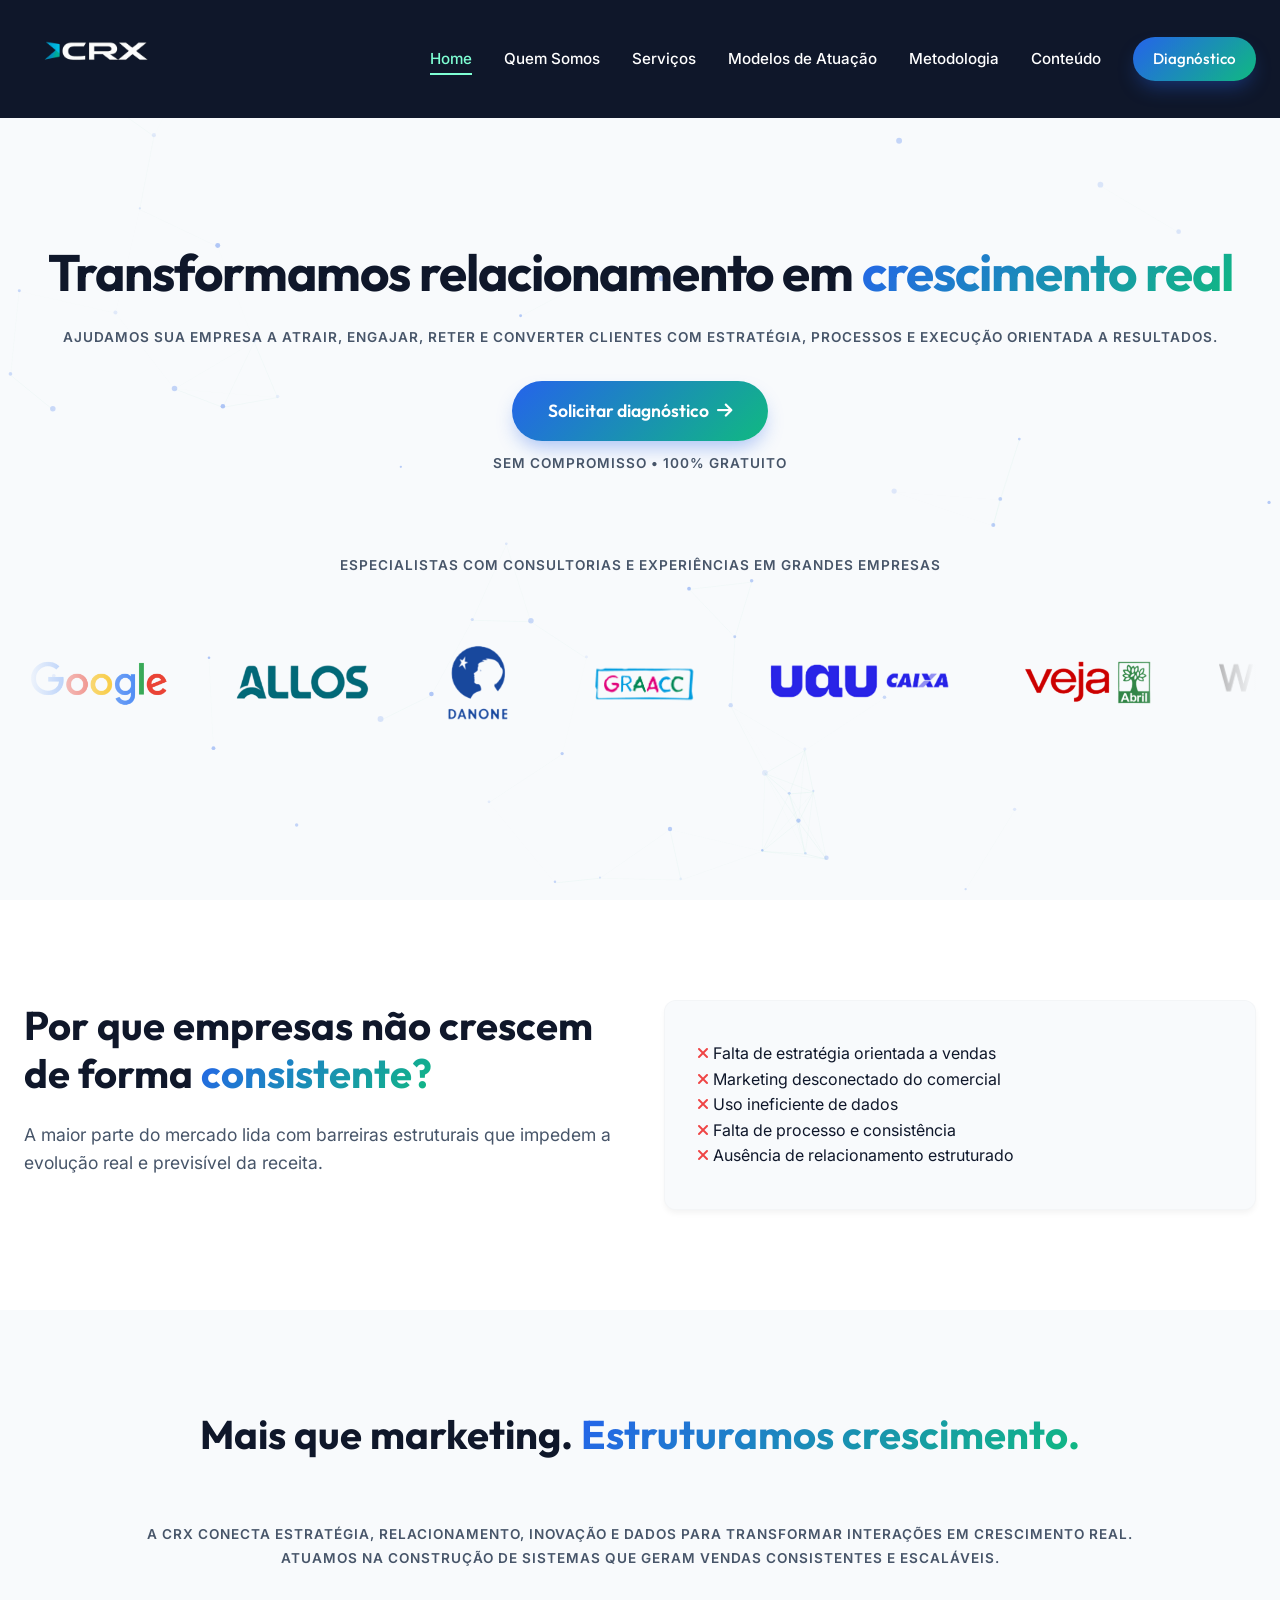
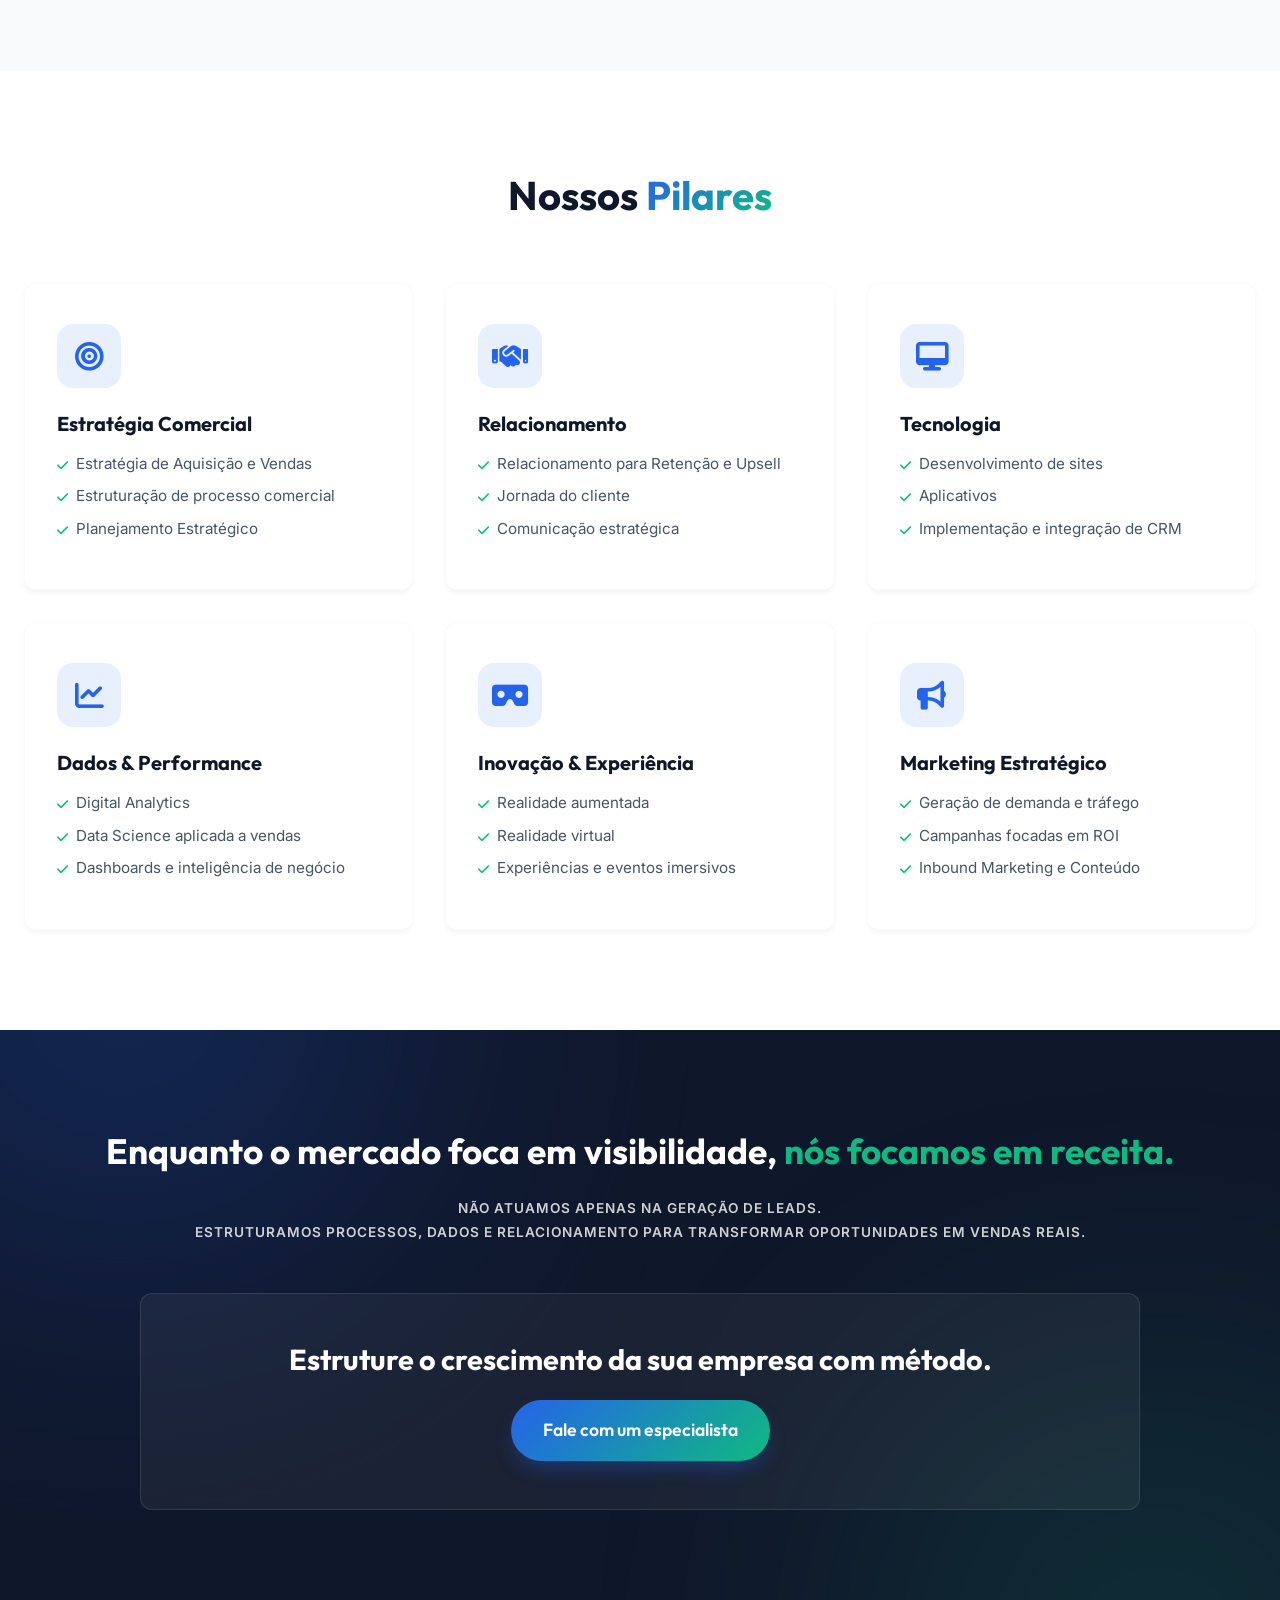
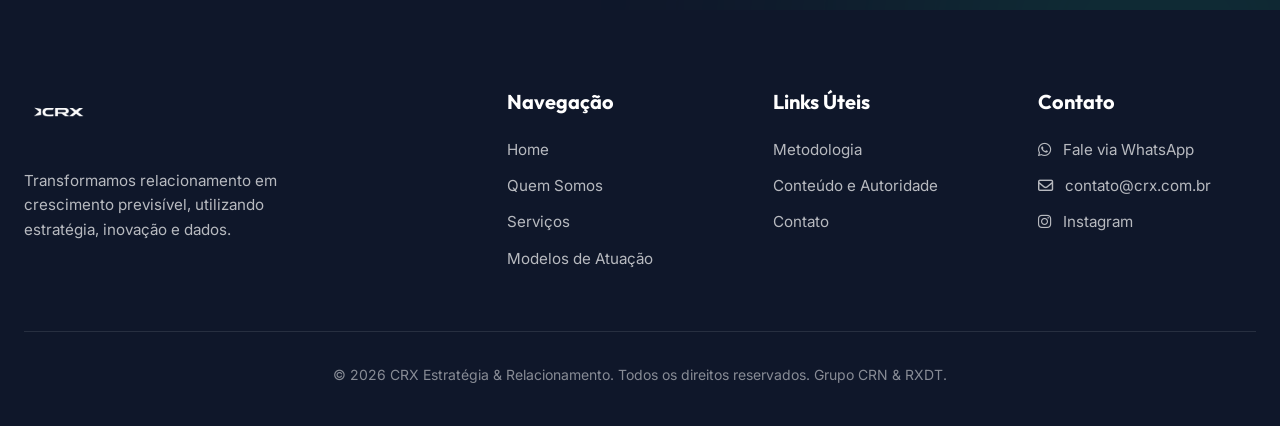
<file: index.html>
<!DOCTYPE html>
<html lang="pt-BR">

<head>
    <meta charset="UTF-8">
    <meta name="viewport" content="width=device-width, initial-scale=1.0">
    <title>CRX - Estratégia & Relacionamento</title>
    <link rel="icon" href="./logo_crx.png" type="image/png">
    <link rel="stylesheet" href="styles.css">
</head>

<body>

    <!-- Header / Navbar -->
    <nav class="navbar">
        <div class="container">
            <div class="logo">
                <a href="index.html">
                    <img src="./logo_crx.png" alt="CRX Logo">
                </a>
            </div>
            <div class="nav-links">
                <a href="index.html">Home</a>
                <a href="quem-somos.html">Quem Somos</a>
                <a href="servicos.html">Serviços</a>
                <a href="modelos.html">Modelos de Atuação</a>
                <a href="metodologia.html">Metodologia</a>
                <a href="conteudo.html">Conteúdo</a>
                <a href="contato.html" class="btn btn-primary" style="padding: 10px 20px; color: #fff;">Diagnóstico</a>
            </div>
            <div class="menu-toggle">
                <i class="fas fa-bars"></i>
            </div>
        </div>
    </nav>

    <!-- Hero Section -->
    <section class="hero" id="home">
        <canvas id="heroCanvas" class="hero-canvas"></canvas>
        <div class="container">
            <div class="hero-content reveal">
                <h1>Transformamos relacionamento em <span class="text-gradient">crescimento real</span></h1>
                <p style="margin-bottom: 32px;">Ajudamos sua empresa a atrair, engajar, reter e converter clientes com
                    estratégia, processos e execução orientada a resultados.</p>

                <a href="contato.html" class="btn btn-primary" style="padding: 16px 36px; font-size: 1.1rem;">Solicitar
                    diagnóstico <i class="fas fa-arrow-right" style="margin-left: 8px;"></i></a>
                <p class="microcopy">Sem compromisso &bull; 100% gratuito</p>

                <div class="social-proof">
                    <p class="social-proof-text">Especialistas com consultorias e experiências em grandes empresas</p>
                    <div class="carousel-container">
                        <div class="carousel-track">
                            <!-- Duplicate images for seamless scroll effect -->
                            <img src="brd_google.png" alt="Google">
                            <img src="brd_allos.png" alt="Allos">
                            <img src="brd_danone.png" alt="Danone">
                            <img src="brd_graacc.png" alt="GRAACC">
                            <img src="dbr_caixa.png" alt="Uau CAIXA">
                            <img src="brd_veja.png" alt="Veja">
                            <img src="brd_whirlpool.png" alt="Whirlpool">
                            <img src="dbr_smartfit.png" alt="Smartfit">

                            <img src="brd_google.png" alt="Google">
                            <img src="brd_allos.png" alt="Allos">
                            <img src="brd_danone.png" alt="Danone">
                            <img src="brd_graacc.png" alt="GRAACC">
                            <img src="dbr_caixa.png" alt="Uau CAIXA">
                            <img src="brd_veja.png" alt="Veja">
                            <img src="brd_whirlpool.png" alt="Whirlpool">
                            <img src="dbr_smartfit.png" alt="Smartfit">
                        </div>
                    </div>
                </div>
            </div>
        </div>
    </section>

    <!-- Problema Section -->
    <section id="problema" style="background-color: var(--bg-secondary);">
        <div class="container grid-2">
            <div class="reveal">
                <h2 style="font-size: 2.5rem; margin-bottom: 24px;">Por que empresas não crescem de forma <span
                        class="text-gradient">consistente?</span></h2>
                <p style="color: var(--text-muted); font-size: 1.1rem; margin-bottom: 32px;">A maior parte do mercado
                    lida com barreiras estruturais que impedem a evolução real e previsível da receita.</p>
            </div>
            <div class="reveal">
                <ul class="cross-list card" style="background: var(--bg-primary);">
                    <li> Falta de estratégia orientada a vendas</li>
                    <li> Marketing desconectado do comercial</li>
                    <li> Uso ineficiente de dados</li>
                    <li> Falta de processo e consistência</li>
                    <li> Ausência de relacionamento estruturado</li>
                </ul>
            </div>
        </div>
    </section>

    <!-- Solução Section -->
    <section id="solucao" style="text-align: center;">
        <div class="container reveal">
            <div class="section-header">
                <h2>Mais que marketing. <span class="text-gradient">Estruturamos crescimento.</span></h2>
            </div>
            <p
                style="font-size: 0.85rem; text-transform: uppercase; letter-spacing: 1px; font-weight: 600; max-width: 100%; margin: 0 auto; color: var(--text-muted); line-height: 1.8;">
                A CRX conecta estratégia, relacionamento, inovação e dados para transformar interações em crescimento
                real.<br>Atuamos na construção de sistemas que geram vendas consistentes e escaláveis.
            </p>
        </div>
    </section>

    <!-- Pilares Section -->
    <section id="pilares" style="background-color: var(--bg-secondary);">
        <div class="container">
            <div class="section-header reveal">
                <h2>Nossos <span class="text-gradient">Pilares</span></h2>
            </div>
            <div class="grid-3">
                <div class="card reveal">
                    <div class="card-icon"><i class="fas fa-bullseye"></i></div>
                    <h3>Estratégia Comercial</h3>
                    <ul>
                        <li>Estratégia de Aquisição e Vendas</li>
                        <li>Estruturação de processo comercial</li>
                        <li>Planejamento Estratégico</li>
                    </ul>
                </div>
                <div class="card reveal" style="transition-delay: 0.1s;">
                    <div class="card-icon"><i class="fas fa-handshake"></i></div>
                    <h3>Relacionamento</h3>
                    <ul>
                        <li>Relacionamento para Retenção e Upsell</li>
                        <li>Jornada do cliente</li>
                        <li>Comunicação estratégica</li>
                    </ul>
                </div>
                <div class="card reveal" style="transition-delay: 0.2s;">
                    <div class="card-icon"><i class="fas fa-desktop"></i></div>
                    <h3>Tecnologia</h3>
                    <ul>
                        <li>Desenvolvimento de sites</li>
                        <li>Aplicativos</li>
                        <li>Implementação e integração de CRM</li>
                    </ul>
                </div>
                <div class="card reveal" style="transition-delay: 0.3s;">
                    <div class="card-icon"><i class="fas fa-chart-line"></i></div>
                    <h3>Dados & Performance</h3>
                    <ul>
                        <li>Digital Analytics</li>
                        <li>Data Science aplicada a vendas</li>
                        <li>Dashboards e inteligência de negócio</li>
                    </ul>
                </div>
                <div class="card reveal" style="transition-delay: 0.4s;">
                    <div class="card-icon"><i class="fas fa-vr-cardboard"></i></div>
                    <h3>Inovação & Experiência</h3>
                    <ul>
                        <li>Realidade aumentada</li>
                        <li>Realidade virtual</li>
                        <li>Experiências e eventos imersivos</li>
                    </ul>
                </div>
                <div class="card reveal" style="transition-delay: 0.5s;">
                    <div class="card-icon"><i class="fas fa-bullhorn"></i></div>
                    <h3>Marketing Estratégico</h3>
                    <ul>
                        <li>Geração de demanda e tráfego</li>
                        <li>Campanhas focadas em ROI</li>
                        <li>Inbound Marketing e Conteúdo</li>
                    </ul>
                </div>
            </div>
        </div>
    </section>

    <!-- Diferencial / CTA Final -->
    <section id="diferencial"
        style="background-color: var(--blue-deep); color: #fff; text-align: center; overflow: hidden; position: relative;">
        <div class="container reveal" style="position: relative; z-index: 2;">
            <h2 style="font-size: 2.2rem; color: #fff; margin-bottom: 24px;">Enquanto o mercado foca em visibilidade,
                <span style="color: var(--green);">nós focamos em receita.</span>
            </h2>
            <p
                style="font-size: 0.85rem; text-transform: uppercase; letter-spacing: 1px; font-weight: 600; max-width: 100%; margin: 0 auto 48px; color: rgba(255,255,255,0.8); line-height: 1.8;">
                Não atuamos apenas na geração de leads.<br>Estruturamos processos, dados e relacionamento para
                transformar oportunidades em vendas reais.
            </p>
            <div
                style="background: rgba(255,255,255,0.05); padding: 48px; border-radius: var(--radius); border: 1px solid rgba(255,255,255,0.1); max-width: 1000px; margin: 0 auto;">
                <h3 style="color: #fff; font-size: 1.8rem; margin-bottom: 24px;">Estruture o crescimento da sua empresa
                    com método.</h3>
                <a href="contato.html" class="btn btn-primary" style="font-size: 1.1rem; padding: 16px 32px;">Fale com
                    um especialista</a>
            </div>
        </div>
        <!-- Background Decor -->
        <div
            style="position: absolute; top: -50%; left: -10%; width: 500px; height: 500px; background: var(--blue-mid); filter: blur(150px); opacity: 0.3; border-radius: 50%; z-index: 1;">
        </div>
        <div
            style="position: absolute; bottom: -50%; right: -10%; width: 500px; height: 500px; background: var(--green); filter: blur(150px); opacity: 0.2; border-radius: 50%; z-index: 1;">
        </div>
    </section>

    <!-- Footer -->
    <footer>
        <div class="container">
            <div class="footer-grid">
                <div class="footer-col" style="max-width: 300px;">
                    <img src="./logo_crx.png" alt="CRX Logo"
                        style="height: 48px; filter: brightness(0) invert(1); margin-bottom: 24px;">
                    <p>Transformamos relacionamento em crescimento previsível, utilizando estratégia, inovação e dados.
                    </p>
                </div>
                <div class="footer-col">
                    <h4>Navegação</h4>
                    <div class="footer-links">
                        <a href="index.html">Home</a>
                        <a href="quem-somos.html">Quem Somos</a>
                        <a href="servicos.html">Serviços</a>
                        <a href="modelos.html">Modelos de Atuação</a>
                    </div>
                </div>
                <div class="footer-col">
                    <h4>Links Úteis</h4>
                    <div class="footer-links">
                        <a href="metodologia.html">Metodologia</a>
                        <a href="conteudo.html">Conteúdo e Autoridade</a>
                        <a href="contato.html">Contato</a>
                    </div>
                </div>
                <div class="footer-col">
                    <h4>Contato</h4>
                    <div class="footer-links">
                        <a href="#"><i class="fab fa-whatsapp" style="margin-right: 8px;"></i> Fale via WhatsApp</a>
                        <a href="#"><i class="far fa-envelope" style="margin-right: 8px;"></i> contato@crx.com.br</a>
                        <a href="#"><i class="fab fa-instagram" style="margin-right: 8px;"></i> Instagram</a>
                    </div>
                </div>
            </div>
            <div class="footer-bottom">
                <p>&copy; 2026 CRX Estratégia & Relacionamento. Todos os direitos reservados. Grupo CRN & RXDT.</p>
            </div>
        </div>
    </footer>

    <script src="scripts.js"></script>
</body>

</html>
</file>
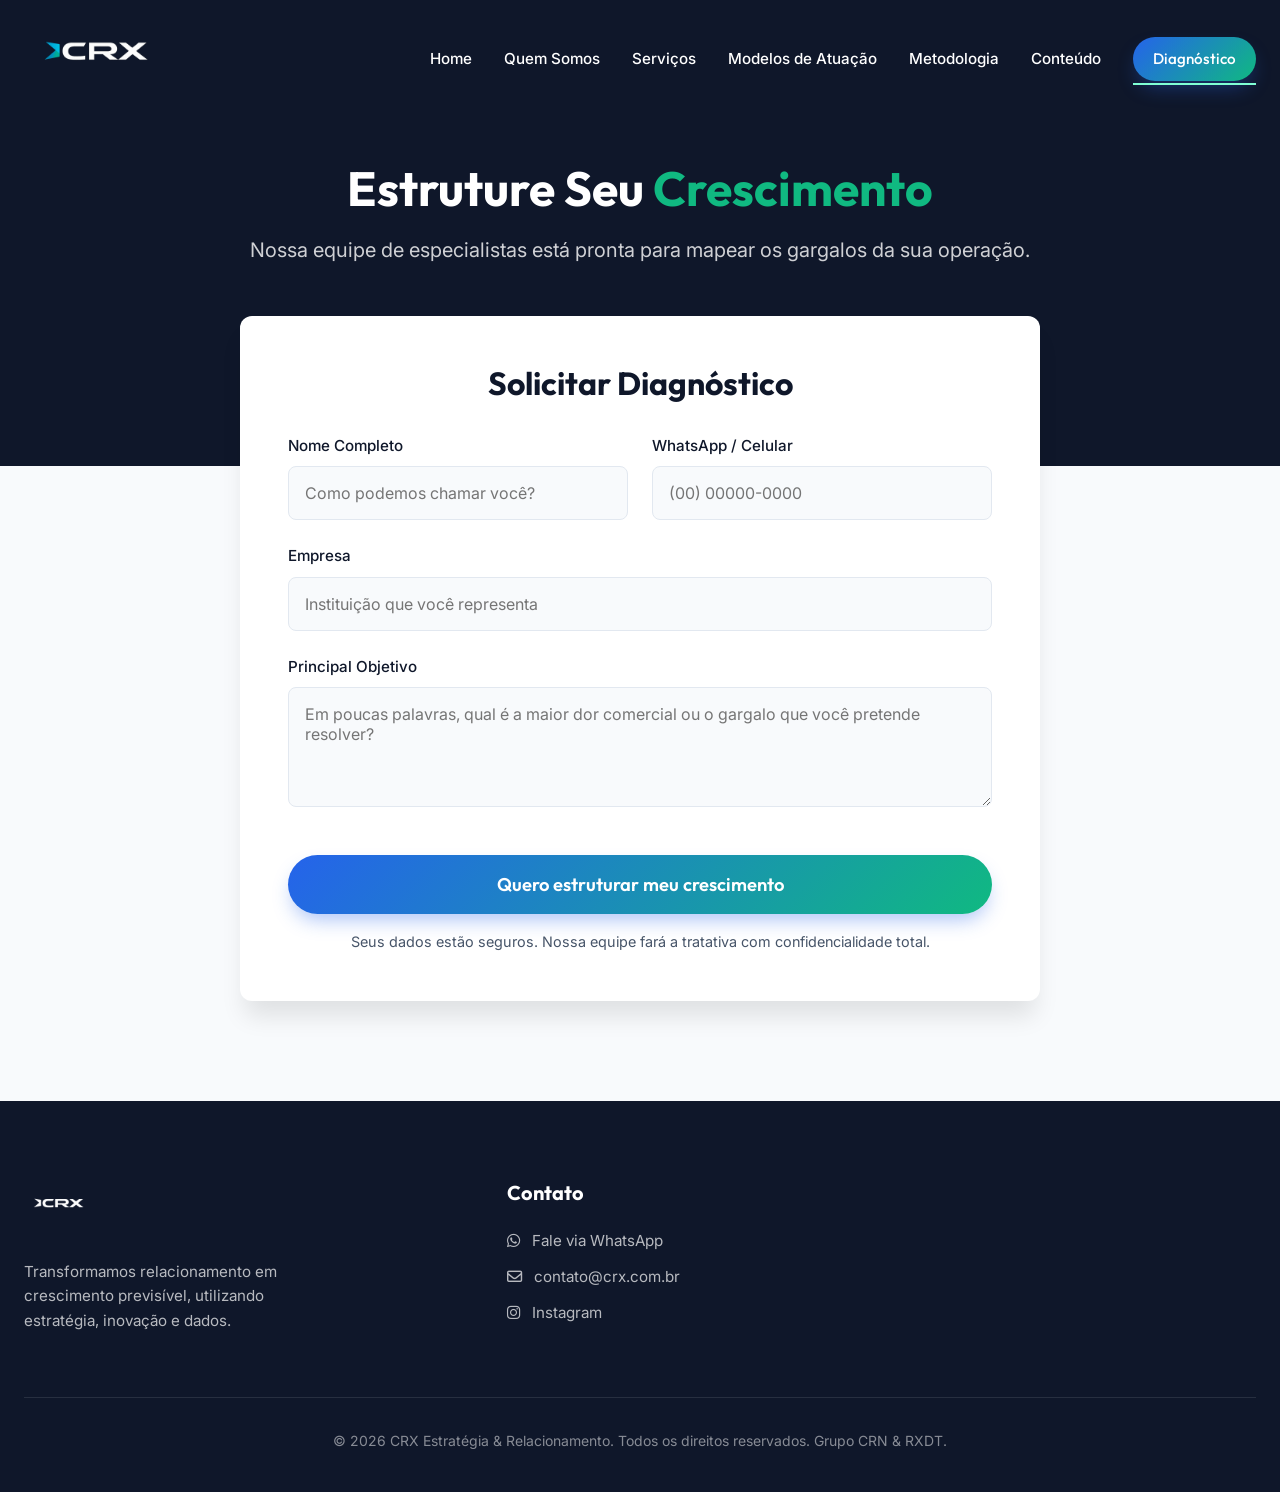
<file: contato.html>
<!DOCTYPE html>
<html lang="pt-BR">
<head>
    <meta charset="UTF-8">
    <meta name="viewport" content="width=device-width, initial-scale=1.0">
    <title>Contato - CRX Estratégia & Relacionamento</title>
    <link rel="icon" href="./logo_crx.png" type="image/png">
    <link rel="stylesheet" href="styles.css">
</head>
<body>

    <!-- Navbar -->
    <nav class="navbar">
        <div class="container">
            <div class="logo">
                <a href="index.html">
                    <img src="./logo_crx.png" alt="CRX Logo">
                </a>
            </div>
            <div class="nav-links">
                <a href="index.html">Home</a>
                <a href="quem-somos.html">Quem Somos</a>
                <a href="servicos.html">Serviços</a>
                <a href="modelos.html">Modelos de Atuação</a>
                <a href="metodologia.html">Metodologia</a>
                <a href="conteudo.html">Conteúdo</a>
                <a href="contato.html" class="btn btn-primary" style="padding: 10px 20px; color: #fff;">Diagnóstico</a>
            </div>
            <div class="menu-toggle">
                <i class="fas fa-bars"></i>
            </div>
        </div>
    </nav>

    <!-- Page Header -->
    <header class="page-header" style="padding-bottom: 200px;">
        <div class="container reveal">
            <h1>Estruture Seu <span style="color: var(--green);">Crescimento</span></h1>
            <p>Nossa equipe de especialistas está pronta para mapear os gargalos da sua operação.</p>
        </div>
    </header>

    <!-- Form Section -->
    <section style="margin-top: -150px; padding-top: 0;">
        <div class="container">
            <div style="max-width: 800px; margin: 0 auto;" class="reveal">
                <form action="#" method="POST" class="contact-form">
                    <h2 style="font-size: 2rem; margin-bottom: 32px; text-align: center;">Solicitar Diagnóstico</h2>
                    
                    <div class="grid-2" style="gap: 24px;">
                        <div class="form-group">
                            <label for="nome">Nome Completo</label>
                            <input type="text" id="nome" name="nome" class="form-control" placeholder="Como podemos chamar você?" required>
                        </div>
                        <div class="form-group">
                            <label for="whatsapp">WhatsApp / Celular</label>
                            <input type="tel" id="whatsapp" name="whatsapp" class="form-control" placeholder="(00) 00000-0000" required>
                        </div>
                    </div>
                    
                    <div class="form-group">
                        <label for="empresa">Empresa</label>
                        <input type="text" id="empresa" name="empresa" class="form-control" placeholder="Instituição que você representa" required>
                    </div>

                    <div class="form-group">
                        <label for="objetivo">Principal Objetivo</label>
                        <textarea id="objetivo" name="objetivo" class="form-control" placeholder="Em poucas palavras, qual é a maior dor comercial ou o gargalo que você pretende resolver?" required></textarea>
                    </div>
                    
                    <div style="text-align: center; margin-top: 40px;">
                        <button type="submit" class="btn btn-primary" style="font-size: 1.15rem; padding: 18px 48px; width: 100%;">Quero estruturar meu crescimento</button>
                        <p style="color: var(--text-muted); font-size: 0.9rem; margin-top: 16px;">Seus dados estão seguros. Nossa equipe fará a tratativa com confidencialidade total.</p>
                    </div>
                </form>
            </div>
        </div>
    </section>

    <!-- Footer -->
    <footer>
        <div class="container">
            <div class="footer-grid">
                <div class="footer-col" style="max-width: 300px;">
                    <img src="./logo_crx.png" alt="CRX Logo" style="height: 48px; filter: brightness(0) invert(1); margin-bottom: 24px;">
                    <p>Transformamos relacionamento em crescimento previsível, utilizando estratégia, inovação e dados.</p>
                </div>
                <!-- ... -->
                <div class="footer-col">
                    <h4>Contato</h4>
                    <div class="footer-links">
                        <a href="#"><i class="fab fa-whatsapp" style="margin-right: 8px;"></i> Fale via WhatsApp</a>
                        <a href="#"><i class="far fa-envelope" style="margin-right: 8px;"></i> contato@crx.com.br</a>
                        <a href="#"><i class="fab fa-instagram" style="margin-right: 8px;"></i> Instagram</a>
                    </div>
                </div>
            </div>
            <div class="footer-bottom">
                <p>&copy; 2026 CRX Estratégia & Relacionamento. Todos os direitos reservados. Grupo CRN & RXDT.</p>
            </div>
        </div>
    </footer>

    <script src="scripts.js"></script>
</body>
</html>
</file>
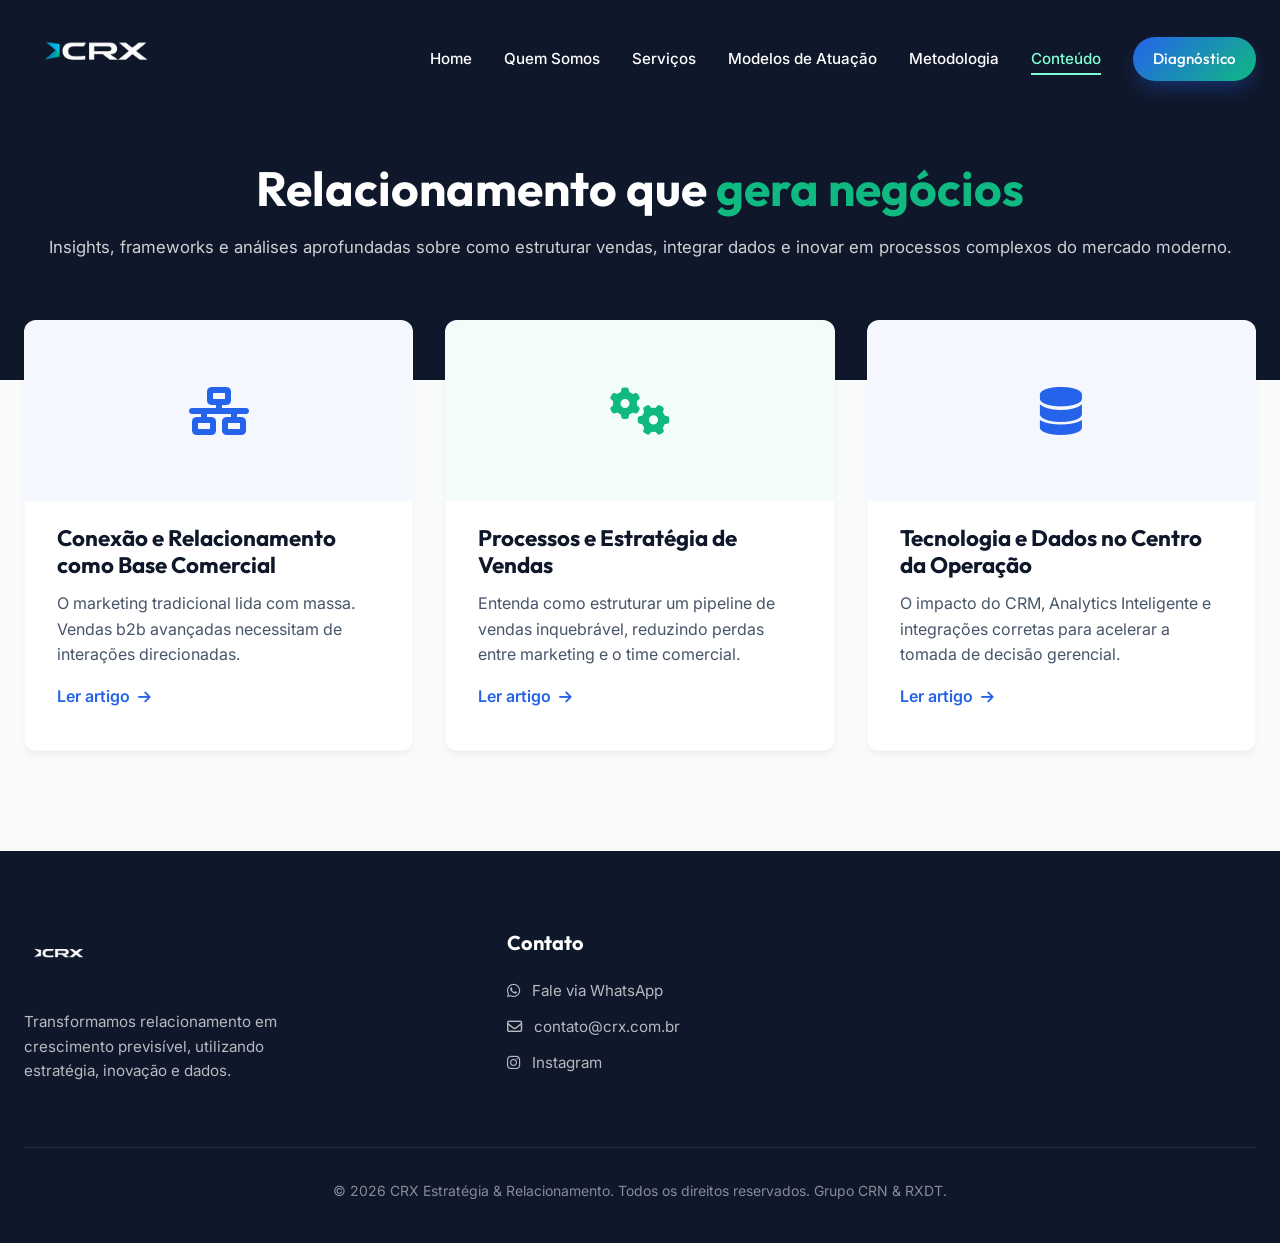
<file: conteudo.html>
<!DOCTYPE html>
<html lang="pt-BR">
<head>
    <meta charset="UTF-8">
    <meta name="viewport" content="width=device-width, initial-scale=1.0">
    <title>Conteúdo e Autoridade - CRX Estratégia & Relacionamento</title>
    <link rel="icon" href="./logo_crx.png" type="image/png">
    <link rel="stylesheet" href="styles.css">
</head>
<body>

    <!-- Navbar -->
    <nav class="navbar">
        <div class="container">
            <div class="logo">
                <a href="index.html">
                    <img src="./logo_crx.png" alt="CRX Logo">
                </a>
            </div>
            <div class="nav-links">
                <a href="index.html">Home</a>
                <a href="quem-somos.html">Quem Somos</a>
                <a href="servicos.html">Serviços</a>
                <a href="modelos.html">Modelos de Atuação</a>
                <a href="metodologia.html">Metodologia</a>
                <a href="conteudo.html">Conteúdo</a>
                <a href="contato.html" class="btn btn-primary" style="padding: 10px 20px; color: #fff;">Diagnóstico</a>
            </div>
            <div class="menu-toggle">
                <i class="fas fa-bars"></i>
            </div>
        </div>
    </nav>

    <!-- Page Header -->
    <header class="page-header" style="padding-bottom: 120px;">
        <div class="container reveal">
            <h1>Relacionamento que <span style="color: var(--green);">gera negócios</span></h1>
            <p style="font-size: 1.05rem;">Insights, frameworks e análises aprofundadas sobre como estruturar vendas, integrar dados e inovar em processos complexos do mercado moderno.</p>
        </div>
    </header>

    <!-- Articles Section -->
    <section style="margin-top: -60px; padding-top: 0;">
        <div class="container grid-3">
            
            <div class="card reveal">
                <div style="background: rgba(37,99,235,0.05); height: 180px; margin: -40px -32px 24px -32px; display: flex; align-items: center; justify-content: center; color: var(--blue-mid); font-size: 3rem;">
                    <i class="fas fa-network-wired"></i>
                </div>
                <h3 style="margin-bottom: 12px; font-size: 1.4rem;">Conexão e Relacionamento como Base Comercial</h3>
                <p style="color: var(--text-muted); font-size: 1rem; margin-bottom: 16px;">
                    O marketing tradicional lida com massa. Vendas b2b avançadas necessitam de interações direcionadas.
                </p>
                <a href="#" style="color: var(--blue-mid); font-weight: 600;">Ler artigo <i class="fas fa-arrow-right" style="margin-left: 4px; font-size: 0.9rem;"></i></a>
            </div>

            <div class="card reveal" style="transition-delay: 0.1s;">
                <div style="background: rgba(16,185,129,0.05); height: 180px; margin: -40px -32px 24px -32px; display: flex; align-items: center; justify-content: center; color: var(--green); font-size: 3rem;">
                    <i class="fas fa-cogs"></i>
                </div>
                <h3 style="margin-bottom: 12px; font-size: 1.4rem;">Processos e Estratégia de Vendas</h3>
                <p style="color: var(--text-muted); font-size: 1rem; margin-bottom: 16px;">
                    Entenda como estruturar um pipeline de vendas inquebrável, reduzindo perdas entre marketing e o time comercial.
                </p>
                <a href="#" style="color: var(--blue-mid); font-weight: 600;">Ler artigo <i class="fas fa-arrow-right" style="margin-left: 4px; font-size: 0.9rem;"></i></a>
            </div>

            <div class="card reveal" style="transition-delay: 0.2s;">
                <div style="background: rgba(37,99,235,0.05); height: 180px; margin: -40px -32px 24px -32px; display: flex; align-items: center; justify-content: center; color: var(--blue-mid); font-size: 3rem;">
                    <i class="fas fa-database"></i>
                </div>
                <h3 style="margin-bottom: 12px; font-size: 1.4rem;">Tecnologia e Dados no Centro da Operação</h3>
                <p style="color: var(--text-muted); font-size: 1rem; margin-bottom: 16px;">
                    O impacto do CRM, Analytics Inteligente e integrações corretas para acelerar a tomada de decisão gerencial.
                </p>
                <a href="#" style="color: var(--blue-mid); font-weight: 600;">Ler artigo <i class="fas fa-arrow-right" style="margin-left: 4px; font-size: 0.9rem;"></i></a>
            </div>

        </div>
    </section>

    <!-- Footer -->
    <footer>
        <div class="container">
            <div class="footer-grid">
                <div class="footer-col" style="max-width: 300px;">
                    <img src="./logo_crx.png" alt="CRX Logo" style="height: 48px; filter: brightness(0) invert(1); margin-bottom: 24px;">
                    <p>Transformamos relacionamento em crescimento previsível, utilizando estratégia, inovação e dados.</p>
                </div>
                <!-- ... -->
                <div class="footer-col">
                    <h4>Contato</h4>
                    <div class="footer-links">
                        <a href="#"><i class="fab fa-whatsapp" style="margin-right: 8px;"></i> Fale via WhatsApp</a>
                        <a href="#"><i class="far fa-envelope" style="margin-right: 8px;"></i> contato@crx.com.br</a>
                        <a href="#"><i class="fab fa-instagram" style="margin-right: 8px;"></i> Instagram</a>
                    </div>
                </div>
            </div>
            <div class="footer-bottom">
                <p>&copy; 2026 CRX Estratégia & Relacionamento. Todos os direitos reservados. Grupo CRN & RXDT.</p>
            </div>
        </div>
    </footer>

    <script src="scripts.js"></script>
</body>
</html>
</file>
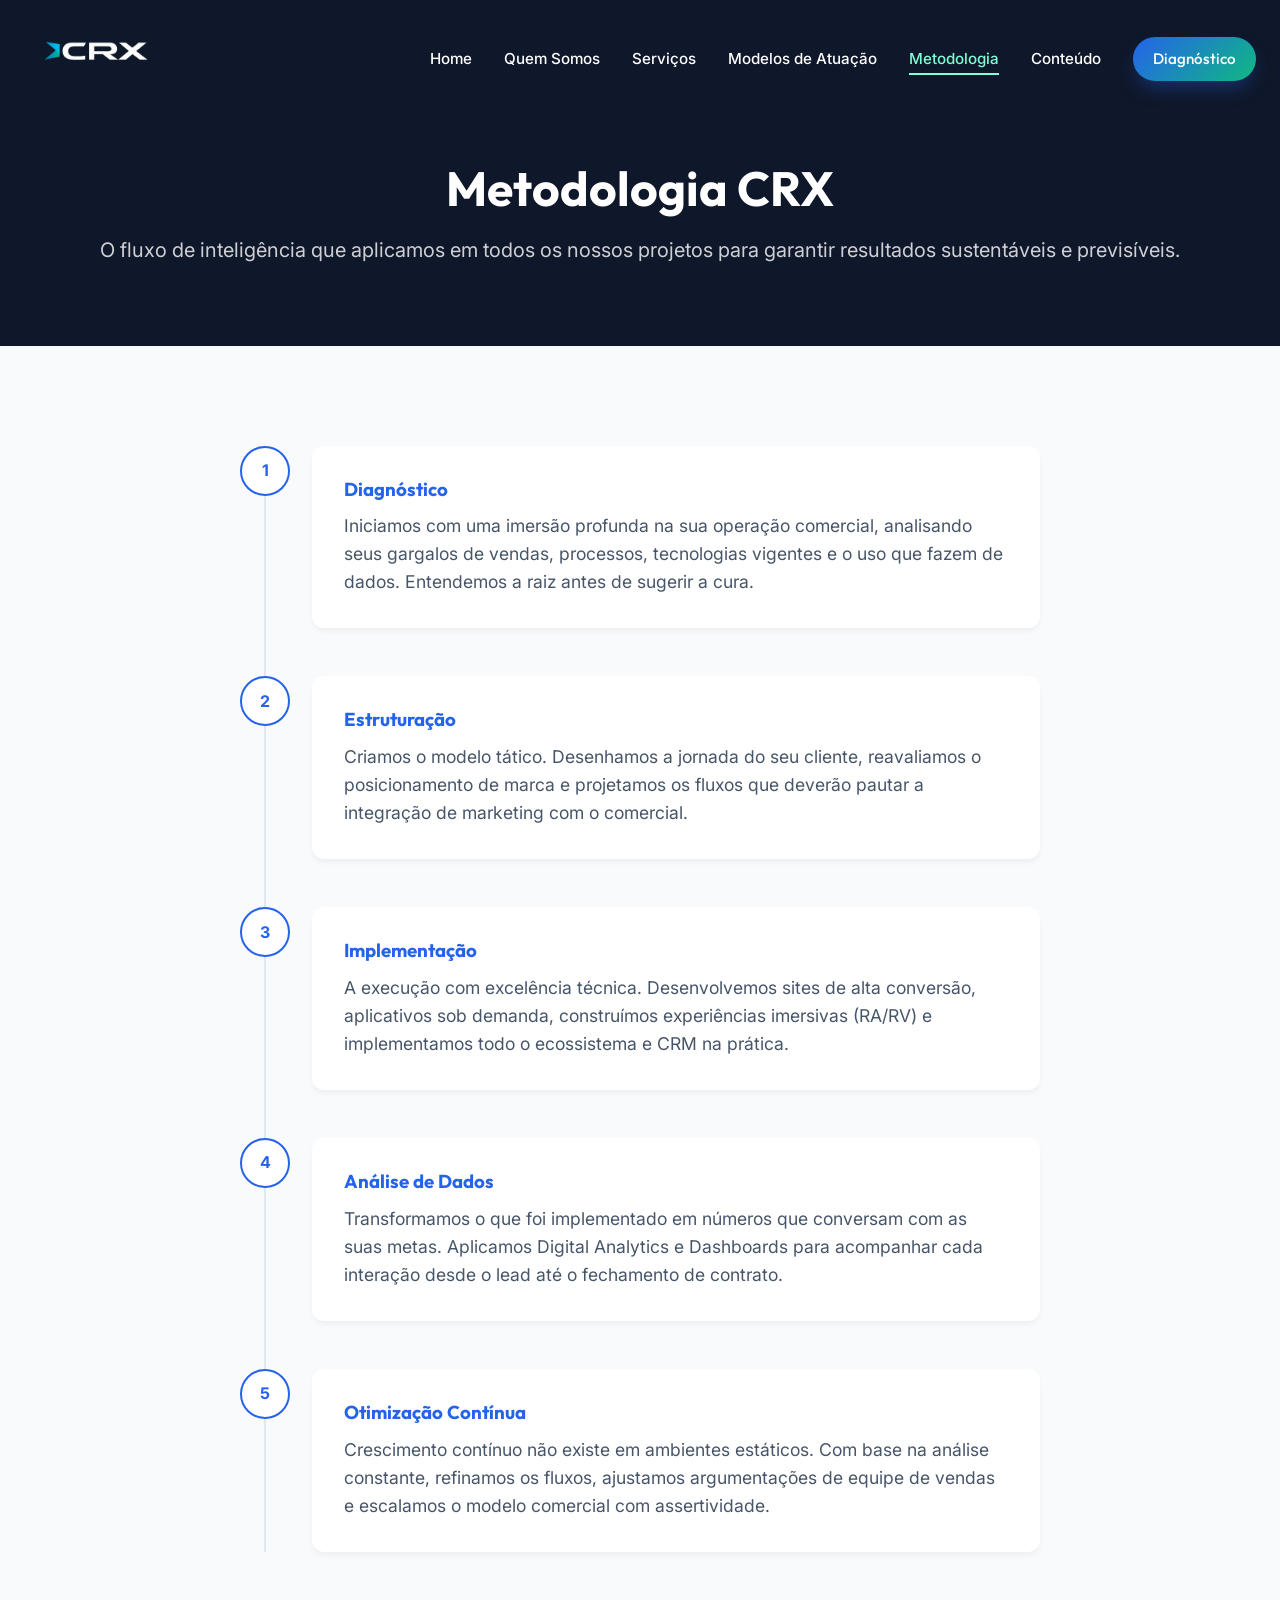
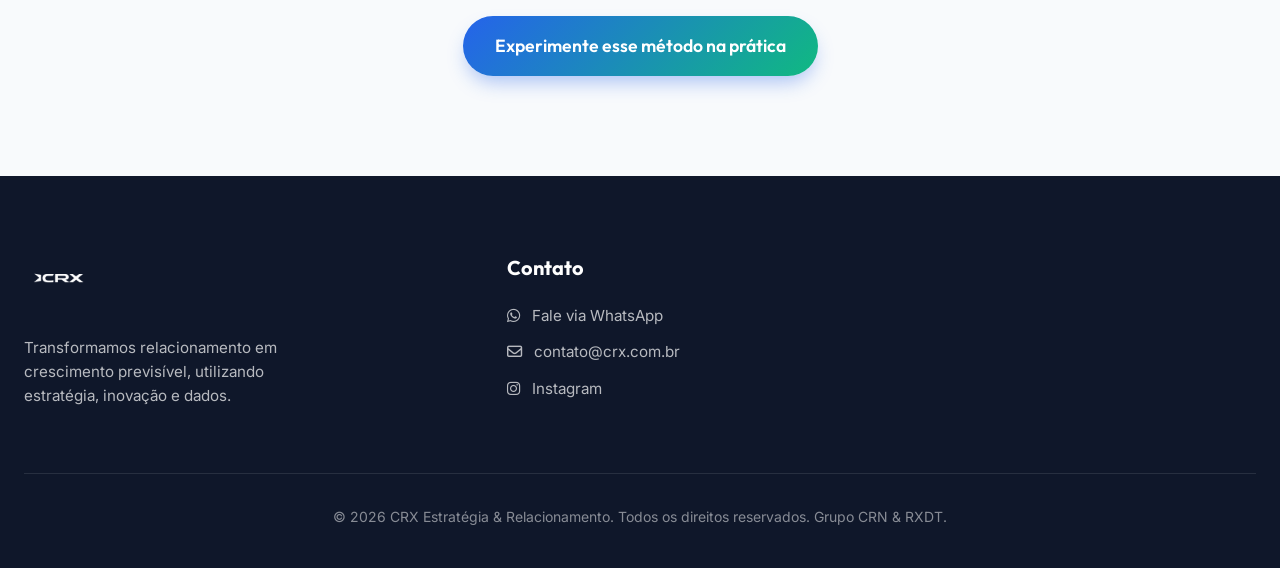
<file: metodologia.html>
<!DOCTYPE html>
<html lang="pt-BR">
<head>
    <meta charset="UTF-8">
    <meta name="viewport" content="width=device-width, initial-scale=1.0">
    <title>Metodologia - CRX Estratégia & Relacionamento</title>
    <link rel="icon" href="./logo_crx.png" type="image/png">
    <link rel="stylesheet" href="styles.css">
</head>
<body>

    <!-- Navbar -->
    <nav class="navbar">
        <div class="container">
            <div class="logo">
                <a href="index.html">
                    <img src="./logo_crx.png" alt="CRX Logo">
                </a>
            </div>
            <div class="nav-links">
                <a href="index.html">Home</a>
                <a href="quem-somos.html">Quem Somos</a>
                <a href="servicos.html">Serviços</a>
                <a href="modelos.html">Modelos de Atuação</a>
                <a href="metodologia.html">Metodologia</a>
                <a href="conteudo.html">Conteúdo</a>
                <a href="contato.html" class="btn btn-primary" style="padding: 10px 20px; color: #fff;">Diagnóstico</a>
            </div>
            <div class="menu-toggle">
                <i class="fas fa-bars"></i>
            </div>
        </div>
    </nav>

    <!-- Page Header -->
    <header class="page-header">
        <div class="container reveal">
            <h1>Metodologia CRX</h1>
            <p>O fluxo de inteligência que aplicamos em todos os nossos projetos para garantir resultados sustentáveis e previsíveis.</p>
        </div>
    </header>

    <!-- Metodologia Timeline -->
    <section>
        <div class="container">
            <div class="timeline reveal">
                
                <div class="timeline-item reveal">
                    <div class="timeline-icon">1</div>
                    <div class="timeline-content">
                        <h3>Diagnóstico</h3>
                        <p style="color: var(--text-muted); font-size: 1.1rem;">Iniciamos com uma imersão profunda na sua operação comercial, analisando seus gargalos de vendas, processos, tecnologias vigentes e o uso que fazem de dados. Entendemos a raiz antes de sugerir a cura.</p>
                    </div>
                </div>

                <div class="timeline-item reveal">
                    <div class="timeline-icon">2</div>
                    <div class="timeline-content">
                        <h3>Estruturação</h3>
                        <p style="color: var(--text-muted); font-size: 1.1rem;">Criamos o modelo tático. Desenhamos a jornada do seu cliente, reavaliamos o posicionamento de marca e projetamos os fluxos que deverão pautar a integração de marketing com o comercial.</p>
                    </div>
                </div>

                <div class="timeline-item reveal">
                    <div class="timeline-icon">3</div>
                    <div class="timeline-content">
                        <h3>Implementação</h3>
                        <p style="color: var(--text-muted); font-size: 1.1rem;">A execução com excelência técnica. Desenvolvemos sites de alta conversão, aplicativos sob demanda, construímos experiências imersivas (RA/RV) e implementamos todo o ecossistema e CRM na prática.</p>
                    </div>
                </div>

                <div class="timeline-item reveal">
                    <div class="timeline-icon">4</div>
                    <div class="timeline-content">
                        <h3>Análise de Dados</h3>
                        <p style="color: var(--text-muted); font-size: 1.1rem;">Transformamos o que foi implementado em números que conversam com as suas metas. Aplicamos Digital Analytics e Dashboards para acompanhar cada interação desde o lead até o fechamento de contrato.</p>
                    </div>
                </div>

                <div class="timeline-item reveal">
                    <div class="timeline-icon">5</div>
                    <div class="timeline-content">
                        <h3>Otimização Contínua</h3>
                        <p style="color: var(--text-muted); font-size: 1.1rem;">Crescimento contínuo não existe em ambientes estáticos. Com base na análise constante, refinamos os fluxos, ajustamos argumentações de equipe de vendas e escalamos o modelo comercial com assertividade.</p>
                    </div>
                </div>

            </div>
            
            <div class="reveal" style="text-align: center; margin-top: 64px;">
                <a href="contato.html" class="btn btn-primary" style="font-size: 1.1rem; padding: 16px 32px;">Experimente esse método na prática</a>
            </div>
        </div>
    </section>

    <!-- Footer -->
    <footer>
        <div class="container">
            <div class="footer-grid">
                <div class="footer-col" style="max-width: 300px;">
                    <img src="./logo_crx.png" alt="CRX Logo" style="height: 48px; filter: brightness(0) invert(1); margin-bottom: 24px;">
                    <p>Transformamos relacionamento em crescimento previsível, utilizando estratégia, inovação e dados.</p>
                </div>
                <!-- ... -->
                <div class="footer-col">
                    <h4>Contato</h4>
                    <div class="footer-links">
                        <a href="#"><i class="fab fa-whatsapp" style="margin-right: 8px;"></i> Fale via WhatsApp</a>
                        <a href="#"><i class="far fa-envelope" style="margin-right: 8px;"></i> contato@crx.com.br</a>
                        <a href="#"><i class="fab fa-instagram" style="margin-right: 8px;"></i> Instagram</a>
                    </div>
                </div>
            </div>
            <div class="footer-bottom">
                <p>&copy; 2026 CRX Estratégia & Relacionamento. Todos os direitos reservados. Grupo CRN & RXDT.</p>
            </div>
        </div>
    </footer>

    <script src="scripts.js"></script>
</body>
</html>
</file>
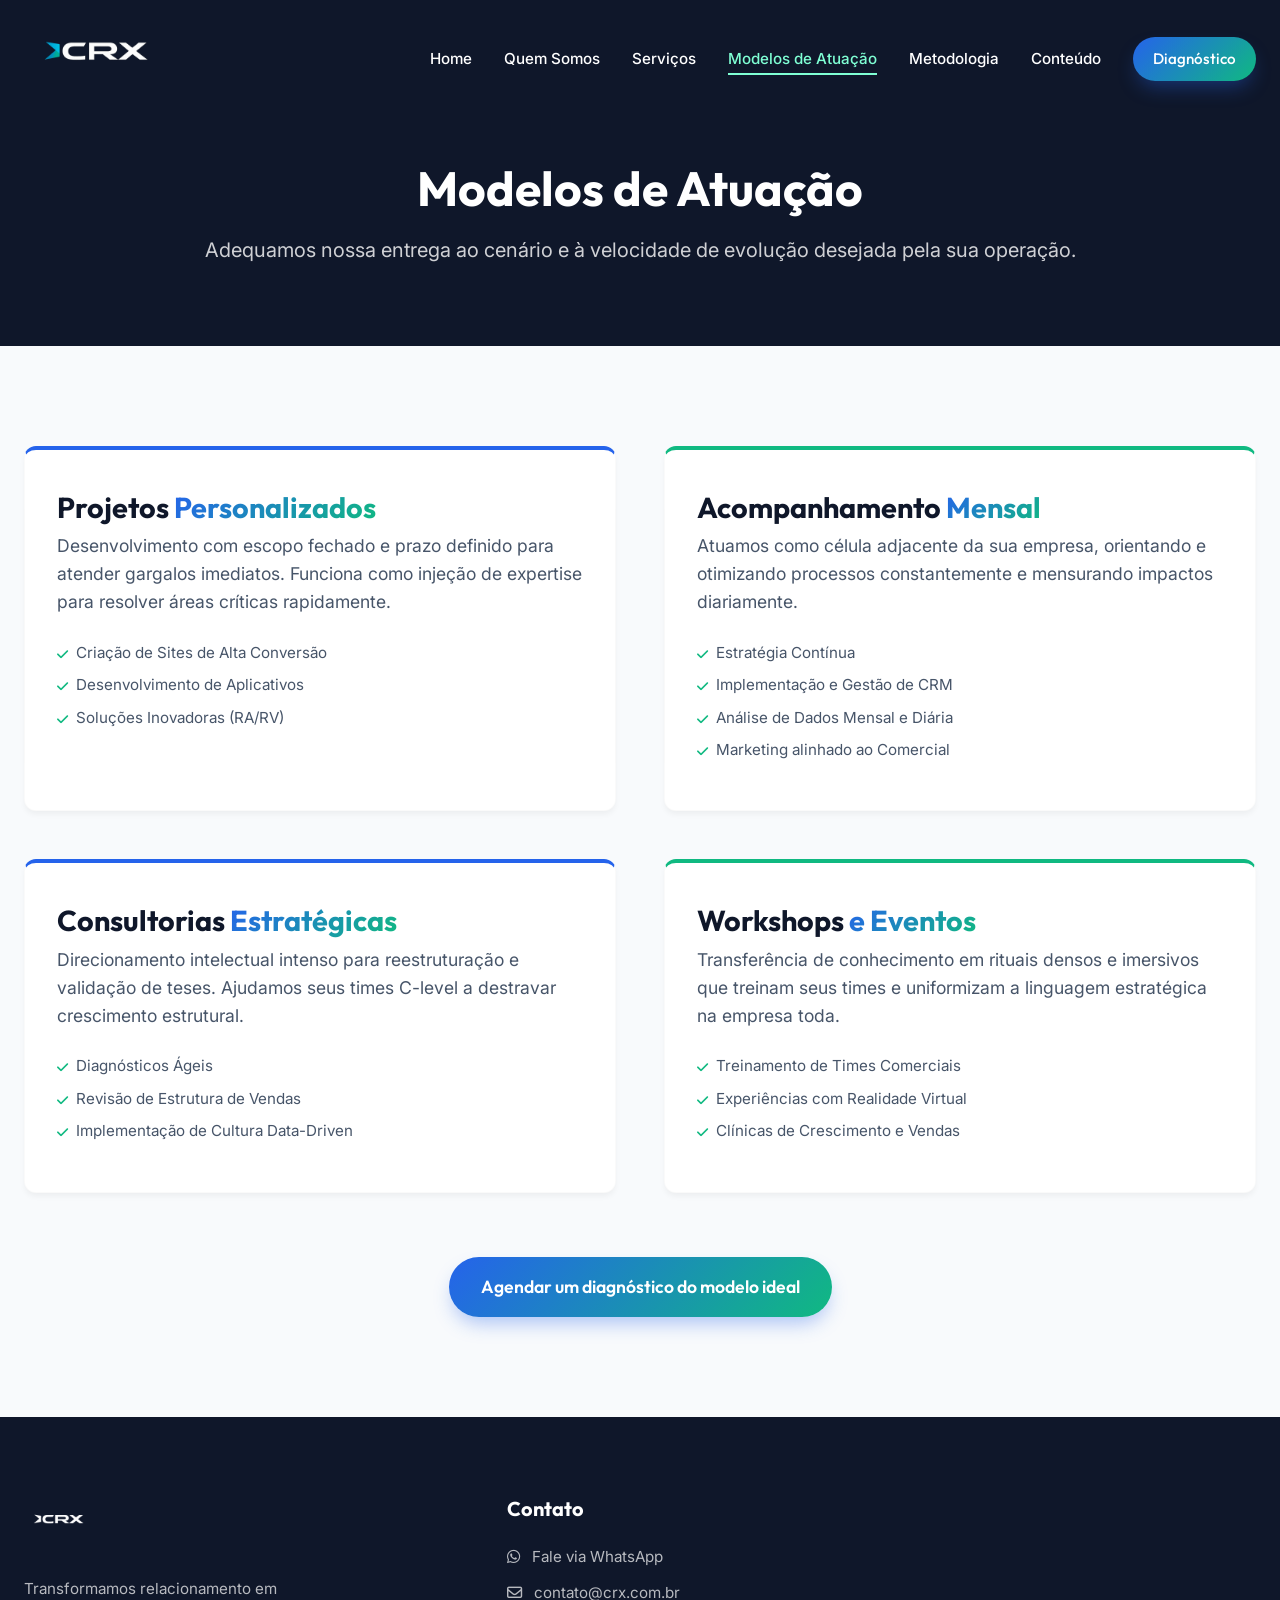
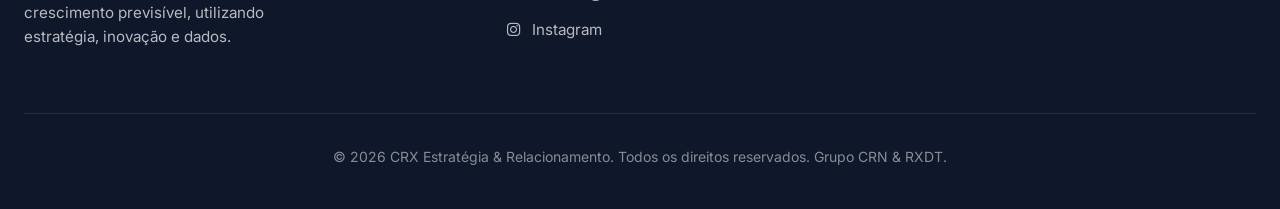
<file: modelos.html>
<!DOCTYPE html>
<html lang="pt-BR">

<head>
    <meta charset="UTF-8">
    <meta name="viewport" content="width=device-width, initial-scale=1.0">
    <title>Modelos de Atuação - CRX Estratégia & Relacionamento</title>
    <link rel="icon" href="./logo_crx.png" type="image/png">
    <link rel="stylesheet" href="styles.css">
</head>

<body>

    <!-- Navbar -->
    <nav class="navbar">
        <div class="container">
            <div class="logo">
                <a href="index.html">
                    <img src="./logo_crx.png" alt="CRX Logo">
                </a>
            </div>
            <div class="nav-links">
                <a href="index.html">Home</a>
                <a href="quem-somos.html">Quem Somos</a>
                <a href="servicos.html">Serviços</a>
                <a href="modelos.html">Modelos de Atuação</a>
                <a href="metodologia.html">Metodologia</a>
                <a href="conteudo.html">Conteúdo</a>
                <a href="contato.html" class="btn btn-primary" style="padding: 10px 20px; color: #fff;">Diagnóstico</a>
            </div>
            <div class="menu-toggle">
                <i class="fas fa-bars"></i>
            </div>
        </div>
    </nav>

    <!-- Page Header -->
    <header class="page-header">
        <div class="container reveal">
            <h1>Modelos de Atuação</h1>
            <p>Adequamos nossa entrega ao cenário e à velocidade de evolução desejada pela sua operação.</p>
        </div>
    </header>

    <!-- Modelos Section -->
    <section>
        <div class="container">
            <div class="grid-2">
                <div class="card reveal" style="border-top: 4px solid var(--blue-mid);">
                    <h3 style="font-size: 1.8rem; margin-bottom: 8px;">Projetos <span
                            class="text-gradient">Personalizados</span></h3>
                    <p style="color: var(--text-muted); font-size: 1.1rem; margin-bottom: 24px;">Desenvolvimento com
                        escopo fechado e prazo definido para atender gargalos imediatos. Funciona como injeção de
                        expertise para resolver áreas críticas rapidamente.</p>
                    <ul class="check-list">
                        <li> Criação de Sites de Alta Conversão</li>
                        <li> Desenvolvimento de Aplicativos</li>
                        <li> Soluções Inovadoras (RA/RV)</li>
                    </ul>
                </div>

                <div class="card reveal" style="border-top: 4px solid var(--green); transition-delay: 0.1s;">
                    <h3 style="font-size: 1.8rem; margin-bottom: 8px;">Acompanhamento <span
                            class="text-gradient">Mensal</span></h3>
                    <p style="color: var(--text-muted); font-size: 1.1rem; margin-bottom: 24px;">Atuamos como célula
                        adjacente da sua empresa, orientando e otimizando processos constantemente e mensurando impactos
                        diariamente.</p>
                    <ul class="check-list">
                        <li> Estratégia Contínua</li>
                        <li> Implementação e Gestão de CRM</li>
                        <li> Análise de Dados Mensal e Diária</li>
                        <li> Marketing alinhado ao Comercial</li>
                    </ul>
                </div>

                <div class="card reveal" style="border-top: 4px solid var(--blue-mid); transition-delay: 0.2s;">
                    <h3 style="font-size: 1.8rem; margin-bottom: 8px;">Consultorias <span
                            class="text-gradient">Estratégicas</span></h3>
                    <p style="color: var(--text-muted); font-size: 1.1rem; margin-bottom: 24px;">Direcionamento
                        intelectual intenso para reestruturação e validação de teses. Ajudamos seus times C-level a
                        destravar crescimento estrutural.</p>
                    <ul class="check-list">
                        <li> Diagnósticos Ágeis</li>
                        <li> Revisão de Estrutura de Vendas</li>
                        <li> Implementação de Cultura Data-Driven</li>
                    </ul>
                </div>

                <div class="card reveal" style="border-top: 4px solid var(--green); transition-delay: 0.3s;">
                    <h3 style="font-size: 1.8rem; margin-bottom: 8px;">Workshops <span class="text-gradient">e
                            Eventos</span></h3>
                    <p style="color: var(--text-muted); font-size: 1.1rem; margin-bottom: 24px;">Transferência de
                        conhecimento em rituais densos e imersivos que treinam seus times e uniformizam a linguagem
                        estratégica na empresa toda.</p>
                    <ul class="check-list">
                        <li> Treinamento de Times Comerciais</li>
                        <li> Experiências com Realidade Virtual</li>
                        <li> Clínicas de Crescimento e Vendas</li>
                    </ul>
                </div>
            </div>
            <div class="reveal" style="text-align: center; margin-top: 64px;">
                <a href="contato.html" class="btn btn-primary" style="font-size: 1.1rem; padding: 16px 32px;">Agendar um
                    diagnóstico do modelo ideal</a>
            </div>
        </div>
    </section>

    <!-- Footer -->
    <footer>
        <div class="container">
            <div class="footer-grid">
                <div class="footer-col" style="max-width: 300px;">
                    <img src="./logo_crx.png" alt="CRX Logo"
                        style="height: 48px; filter: brightness(0) invert(1); margin-bottom: 24px;">
                    <p>Transformamos relacionamento em crescimento previsível, utilizando estratégia, inovação e dados.
                    </p>
                </div>
                <!-- ... -->
                <div class="footer-col">
                    <h4>Contato</h4>
                    <div class="footer-links">
                        <a href="#"><i class="fab fa-whatsapp" style="margin-right: 8px;"></i> Fale via WhatsApp</a>
                        <a href="#"><i class="far fa-envelope" style="margin-right: 8px;"></i> contato@crx.com.br</a>
                        <a href="#"><i class="fab fa-instagram" style="margin-right: 8px;"></i> Instagram</a>
                    </div>
                </div>
            </div>
            <div class="footer-bottom">
                <p>&copy; 2026 CRX Estratégia & Relacionamento. Todos os direitos reservados. Grupo CRN & RXDT.</p>
            </div>
        </div>
    </footer>

    <script src="scripts.js"></script>
</body>

</html>
</file>
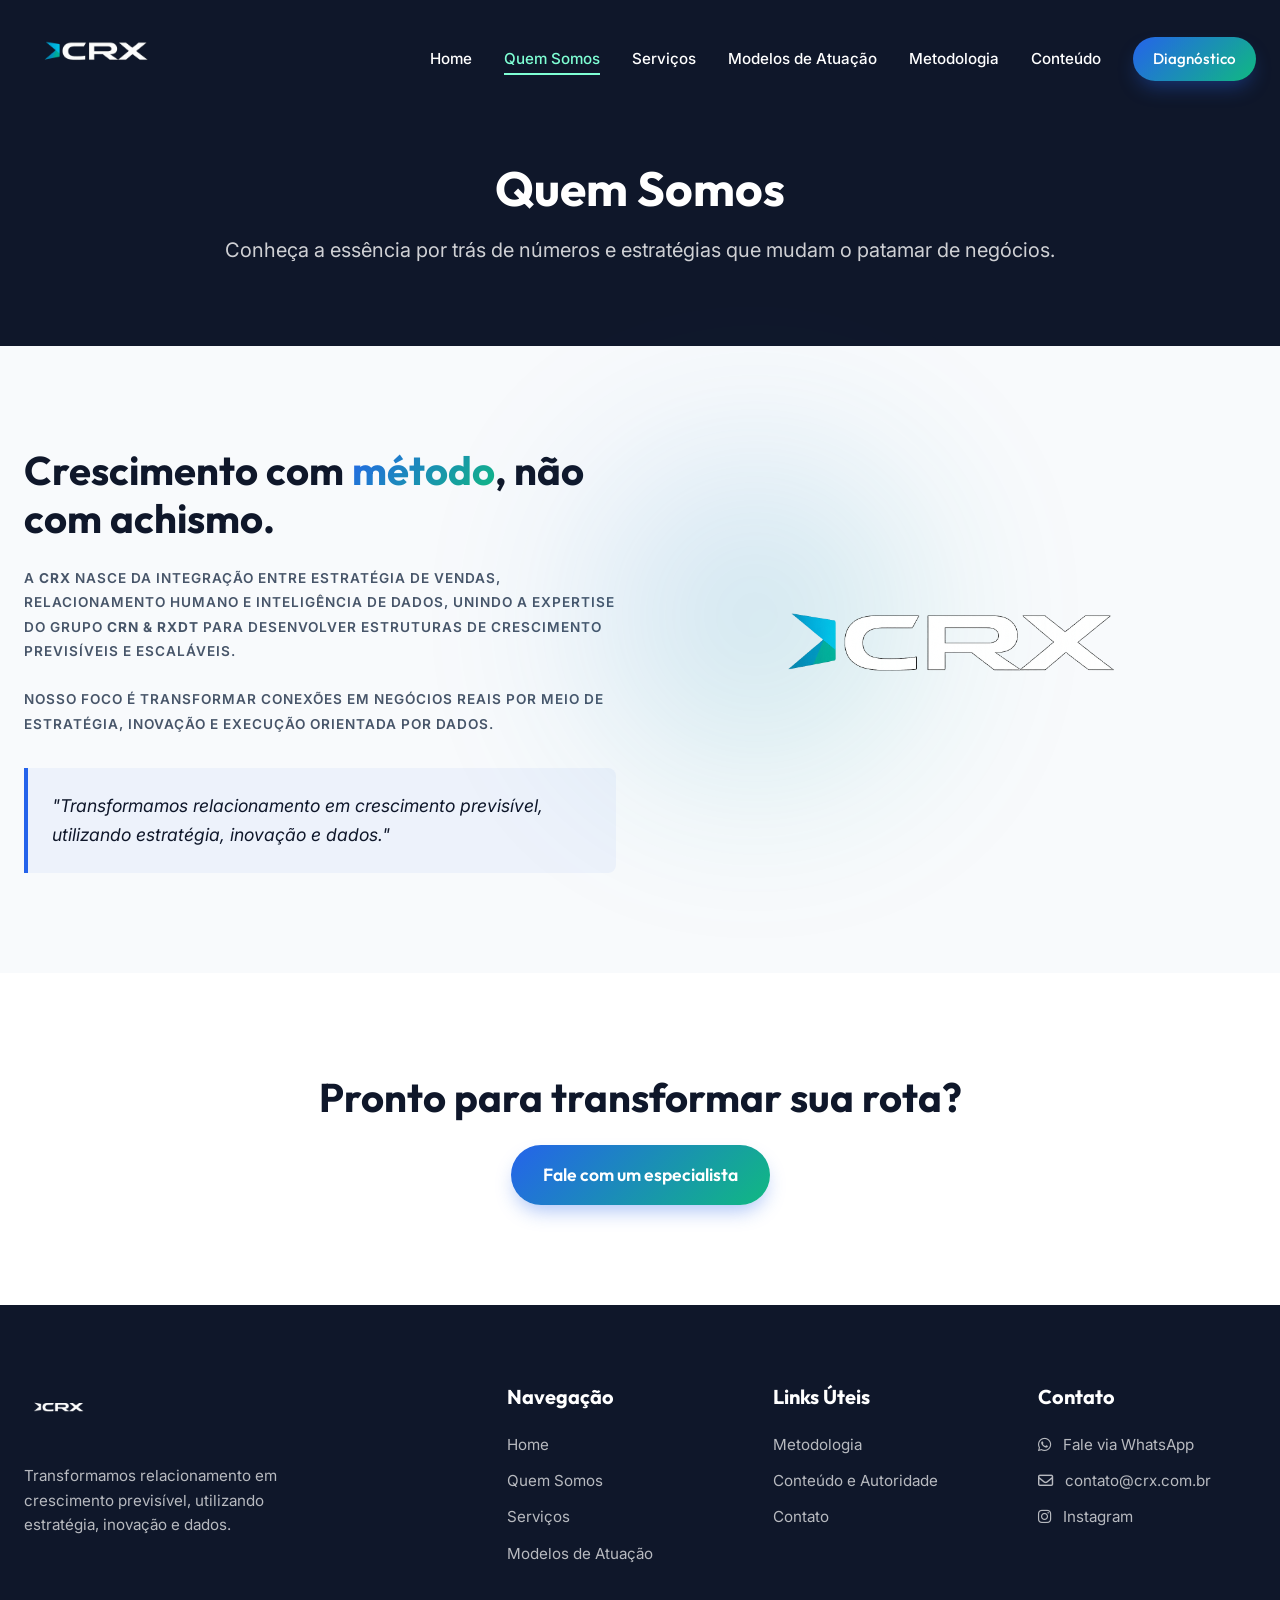
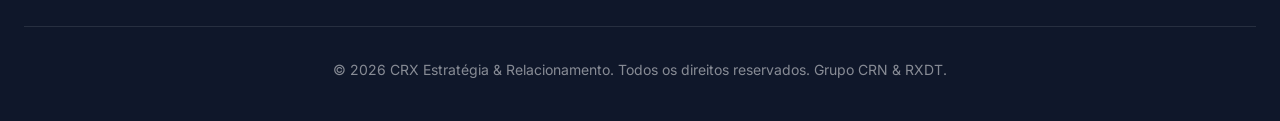
<file: quem-somos.html>
<!DOCTYPE html>
<html lang="pt-BR">
<head>
    <meta charset="UTF-8">
    <meta name="viewport" content="width=device-width, initial-scale=1.0">
    <title>Quem Somos - CRX Estratégia & Relacionamento</title>
    <link rel="icon" href="./logo_crx.png" type="image/png">
    <link rel="stylesheet" href="styles.css">
</head>
<body>

    <!-- Navbar -->
    <nav class="navbar">
        <div class="container">
            <div class="logo">
                <a href="index.html">
                    <img src="./logo_crx.png" alt="CRX Logo">
                </a>
            </div>
            <div class="nav-links">
                <a href="index.html">Home</a>
                <a href="quem-somos.html">Quem Somos</a>
                <a href="servicos.html">Serviços</a>
                <a href="modelos.html">Modelos de Atuação</a>
                <a href="metodologia.html">Metodologia</a>
                <a href="conteudo.html">Conteúdo</a>
                <a href="contato.html" class="btn btn-primary" style="padding: 10px 20px; color: #fff;">Diagnóstico</a>
            </div>
            <div class="menu-toggle">
                <i class="fas fa-bars"></i>
            </div>
        </div>
    </nav>

    <!-- Page Header -->
    <header class="page-header">
        <div class="container reveal">
            <h1>Quem Somos</h1>
            <p>Conheça a essência por trás de números e estratégias que mudam o patamar de negócios.</p>
        </div>
    </header>

    <!-- Content Section -->
    <section>
        <div class="container grid-2">
            <div class="reveal">
                <h2 style="font-size: 2.5rem; margin-bottom: 24px;">Crescimento com <span class="text-gradient">método</span>, não com achismo.</h2>
                <p style="font-size: 0.85rem; text-transform: uppercase; letter-spacing: 1px; font-weight: 600; color: var(--text-muted); margin-bottom: 24px; line-height: 1.8;">
                    A <strong>CRX</strong> nasce da integração entre estratégia de vendas, relacionamento humano e inteligência de dados, unindo a expertise do grupo <strong>CRN & RXDT</strong> para desenvolver estruturas de crescimento previsíveis e escaláveis.
                </p>
                <p style="font-size: 0.85rem; text-transform: uppercase; letter-spacing: 1px; font-weight: 600; color: var(--text-muted); margin-bottom: 32px; line-height: 1.8;">
                    Nosso foco é transformar conexões em negócios reais por meio de estratégia, inovação e execução orientada por dados.
                </p>
                <div style="padding: 24px; background: rgba(37, 99, 235, 0.05); border-left: 4px solid var(--blue-mid); border-radius: 0 8px 8px 0;">
                    <p style="font-style: italic; font-size: 1.1rem; color: var(--blue-deep);">
                        "Transformamos relacionamento em crescimento previsível, utilizando estratégia, inovação e dados."
                    </p>
                </div>
            </div>
            <div class="reveal" style="text-align: center; position: relative;">
                <div style="position: absolute; top: -10%; left: -10%; width: 300px; height: 300px; background: var(--gradient-brand); filter: blur(100px); opacity: 0.2; border-radius: 50%; z-index: -1;"></div>
                <img src="./logo_crx.png" alt="Grupo CRN & RXDT" style="max-width: 80%; height: auto; object-fit: contain;">
            </div>
        </div>
    </section>

    <!-- CTA Final -->
    <section style="background: var(--bg-secondary); text-align: center;">
        <div class="container reveal">
            <h2 style="font-size: 2.5rem; margin-bottom: 24px;">Pronto para transformar sua rota?</h2>
            <a href="contato.html" class="btn btn-primary" style="font-size: 1.1rem; padding: 16px 32px;">Fale com um especialista</a>
        </div>
    </section>

    <!-- Footer -->
    <footer>
        <div class="container">
            <div class="footer-grid">
                <div class="footer-col" style="max-width: 300px;">
                    <img src="./logo_crx.png" alt="CRX Logo" style="height: 48px; filter: brightness(0) invert(1); margin-bottom: 24px;">
                    <p>Transformamos relacionamento em crescimento previsível, utilizando estratégia, inovação e dados.</p>
                </div>
                <div class="footer-col">
                    <h4>Navegação</h4>
                    <div class="footer-links">
                        <a href="index.html">Home</a>
                        <a href="quem-somos.html">Quem Somos</a>
                        <a href="servicos.html">Serviços</a>
                        <a href="modelos.html">Modelos de Atuação</a>
                    </div>
                </div>
                <div class="footer-col">
                    <h4>Links Úteis</h4>
                    <div class="footer-links">
                        <a href="metodologia.html">Metodologia</a>
                        <a href="conteudo.html">Conteúdo e Autoridade</a>
                        <a href="contato.html">Contato</a>
                    </div>
                </div>
                <div class="footer-col">
                    <h4>Contato</h4>
                    <div class="footer-links">
                        <a href="#"><i class="fab fa-whatsapp" style="margin-right: 8px;"></i> Fale via WhatsApp</a>
                        <a href="#"><i class="far fa-envelope" style="margin-right: 8px;"></i> contato@crx.com.br</a>
                        <a href="#"><i class="fab fa-instagram" style="margin-right: 8px;"></i> Instagram</a>
                    </div>
                </div>
            </div>
            <div class="footer-bottom">
                <p>&copy; 2026 CRX Estratégia & Relacionamento. Todos os direitos reservados. Grupo CRN & RXDT.</p>
            </div>
        </div>
    </footer>

    <script src="scripts.js"></script>
</body>
</html>
</file>
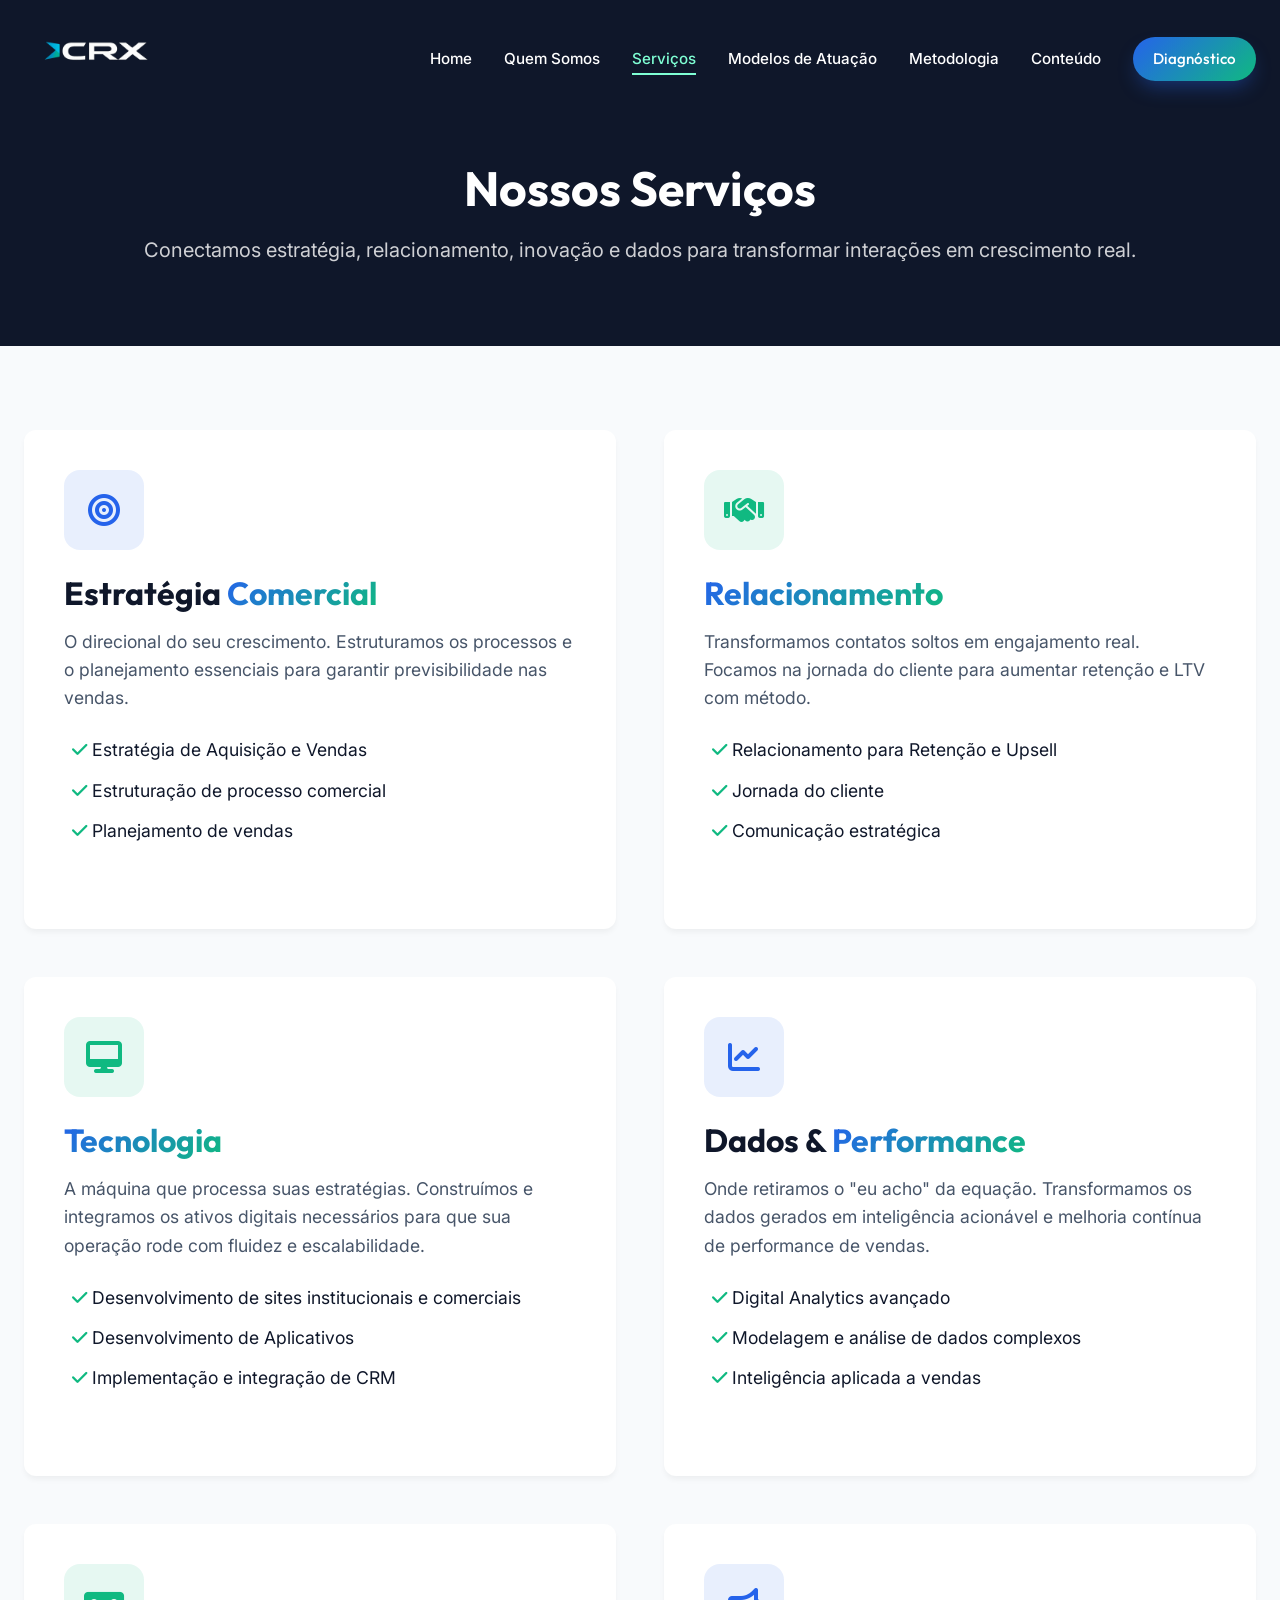
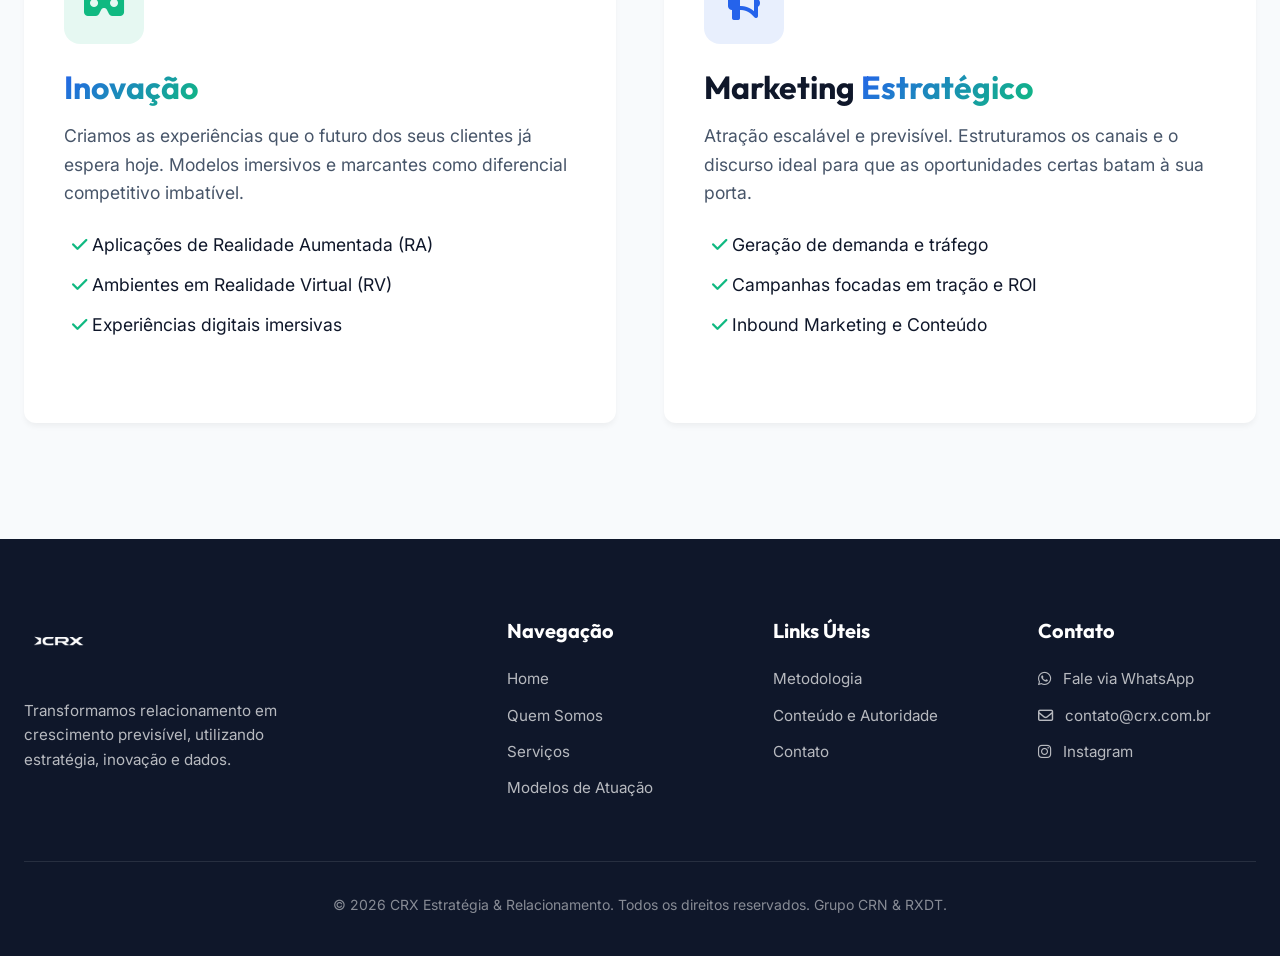
<file: servicos.html>
<!DOCTYPE html>
<html lang="pt-BR">

<head>
    <meta charset="UTF-8">
    <meta name="viewport" content="width=device-width, initial-scale=1.0">
    <title>Serviços - CRX Estratégia & Relacionamento</title>
    <link rel="icon" href="./logo_crx.png" type="image/png">
    <link rel="stylesheet" href="styles.css">
</head>

<body>

    <!-- Navbar -->
    <nav class="navbar">
        <div class="container">
            <div class="logo">
                <a href="index.html">
                    <img src="./logo_crx.png" alt="CRX Logo">
                </a>
            </div>
            <div class="nav-links">
                <a href="index.html">Home</a>
                <a href="quem-somos.html">Quem Somos</a>
                <a href="servicos.html">Serviços</a>
                <a href="modelos.html">Modelos de Atuação</a>
                <a href="metodologia.html">Metodologia</a>
                <a href="conteudo.html">Conteúdo</a>
                <a href="contato.html" class="btn btn-primary" style="padding: 10px 20px; color: #fff;">Diagnóstico</a>
            </div>
            <div class="menu-toggle">
                <i class="fas fa-bars"></i>
            </div>
        </div>
    </nav>

    <!-- Page Header -->
    <header class="page-header">
        <div class="container reveal">
            <h1>Nossos Serviços</h1>
            <p>Conectamos estratégia, relacionamento, inovação e dados para transformar interações em crescimento real.
            </p>
        </div>
    </header>

    <!-- Serviços Section -->
    <section>
        <div class="container">
            <div class="grid-2">
                <!-- Estratégia -->
                <div class="content-box reveal" style="height: 100%;">
                    <div class="card-icon"
                        style="background: rgba(37, 99, 235, 0.1); color: var(--blue-mid); width: 80px; height: 80px; font-size: 2rem;">
                        <i class="fas fa-bullseye"></i></div>
                    <h3 style="font-size: 2rem;">Estratégia <span class="text-gradient">Comercial</span></h3>
                    <p style="color: var(--text-muted); margin-bottom: 24px; font-size: 1.1rem;">
                        O direcional do seu crescimento. Estruturamos os processos e o planejamento essenciais para
                        garantir previsibilidade nas vendas.
                    </p>
                    <ul class="check-list" style="margin-left: 8px;">
                        <li style="margin-bottom: 12px; font-size: 1.1rem; color: var(--blue-deep);"> Estratégia de
                            Aquisição e Vendas</li>
                        <li style="margin-bottom: 12px; font-size: 1.1rem; color: var(--blue-deep);"> Estruturação de
                            processo comercial</li>
                        <li style="margin-bottom: 12px; font-size: 1.1rem; color: var(--blue-deep);"> Planejamento de
                            vendas</li>
                    </ul>
                </div>

                <!-- Relacionamento -->
                <div class="content-box reveal" style="height: 100%;">
                    <div class="card-icon"
                        style="background: rgba(16, 185, 129, 0.1); color: var(--green); width: 80px; height: 80px; font-size: 2rem;">
                        <i class="fas fa-handshake"></i></div>
                    <h3 style="font-size: 2rem;"><span class="text-gradient">Relacionamento</span></h3>
                    <p style="color: var(--text-muted); margin-bottom: 24px; font-size: 1.1rem;">
                        Transformamos contatos soltos em engajamento real. Focamos na jornada do cliente para aumentar
                        retenção e LTV com método.
                    </p>
                    <ul class="check-list" style="margin-left: 8px;">
                        <li style="margin-bottom: 12px; font-size: 1.1rem; color: var(--blue-deep);"> Relacionamento
                            para Retenção e Upsell</li>
                        <li style="margin-bottom: 12px; font-size: 1.1rem; color: var(--blue-deep);"> Jornada do cliente
                        </li>
                        <li style="margin-bottom: 12px; font-size: 1.1rem; color: var(--blue-deep);"> Comunicação
                            estratégica</li>
                    </ul>
                </div>

                <!-- Tecnologia -->
                <div class="content-box reveal" style="height: 100%;">
                    <div class="card-icon"
                        style="background: rgba(16, 185, 129, 0.1); color: var(--green); width: 80px; height: 80px; font-size: 2rem;">
                        <i class="fas fa-desktop"></i></div>
                    <h3 style="font-size: 2rem;"><span class="text-gradient">Tecnologia</span></h3>
                    <p style="color: var(--text-muted); margin-bottom: 24px; font-size: 1.1rem;">
                        A máquina que processa suas estratégias. Construímos e integramos os ativos digitais necessários
                        para que sua operação rode com fluidez e escalabilidade.
                    </p>
                    <ul class="check-list" style="margin-left: 8px;">
                        <li style="margin-bottom: 12px; font-size: 1.1rem; color: var(--blue-deep);"> Desenvolvimento de
                            sites institucionais e comerciais</li>
                        <li style="margin-bottom: 12px; font-size: 1.1rem; color: var(--blue-deep);"> Desenvolvimento de
                            Aplicativos</li>
                        <li style="margin-bottom: 12px; font-size: 1.1rem; color: var(--blue-deep);"> Implementação e
                            integração de CRM</li>
                    </ul>
                </div>

                <!-- Dados & Performance -->
                <div class="content-box reveal" style="height: 100%;">
                    <div class="card-icon"
                        style="background: rgba(37, 99, 235, 0.1); color: var(--blue-mid); width: 80px; height: 80px; font-size: 2rem;">
                        <i class="fas fa-chart-line"></i></div>
                    <h3 style="font-size: 2rem;">Dados & <span class="text-gradient">Performance</span></h3>
                    <p style="color: var(--text-muted); margin-bottom: 24px; font-size: 1.1rem;">
                        Onde retiramos o "eu acho" da equação. Transformamos os dados gerados em inteligência acionável
                        e melhoria contínua de performance de vendas.
                    </p>
                    <ul class="check-list" style="margin-left: 8px;">
                        <li style="margin-bottom: 12px; font-size: 1.1rem; color: var(--blue-deep);"> Digital Analytics
                            avançado</li>
                        <li style="margin-bottom: 12px; font-size: 1.1rem; color: var(--blue-deep);"> Modelagem e
                            análise de dados complexos</li>
                        <li style="margin-bottom: 12px; font-size: 1.1rem; color: var(--blue-deep);"> Inteligência
                            aplicada a vendas</li>
                    </ul>
                </div>

                <!-- Inovação -->
                <div class="content-box reveal" style="height: 100%;">
                    <div class="card-icon"
                        style="background: rgba(16, 185, 129, 0.1); color: var(--green); width: 80px; height: 80px; font-size: 2rem;">
                        <i class="fas fa-vr-cardboard"></i></div>
                    <h3 style="font-size: 2rem;"><span class="text-gradient">Inovação</span></h3>
                    <p style="color: var(--text-muted); margin-bottom: 24px; font-size: 1.1rem;">
                        Criamos as experiências que o futuro dos seus clientes já espera hoje. Modelos imersivos e
                        marcantes como diferencial competitivo imbatível.
                    </p>
                    <ul class="check-list" style="margin-left: 8px;">
                        <li style="margin-bottom: 12px; font-size: 1.1rem; color: var(--blue-deep);"> Aplicações de
                            Realidade Aumentada (RA)</li>
                        <li style="margin-bottom: 12px; font-size: 1.1rem; color: var(--blue-deep);"> Ambientes em
                            Realidade Virtual (RV)</li>
                        <li style="margin-bottom: 12px; font-size: 1.1rem; color: var(--blue-deep);"> Experiências
                            digitais imersivas</li>
                    </ul>
                </div>

                <!-- Marketing -->
                <div class="content-box reveal" style="height: 100%;">
                    <div class="card-icon"
                        style="background: rgba(37, 99, 235, 0.1); color: var(--blue-mid); width: 80px; height: 80px; font-size: 2rem;">
                        <i class="fas fa-bullhorn"></i></div>
                    <h3 style="font-size: 2rem;">Marketing <span class="text-gradient">Estratégico</span></h3>
                    <p style="color: var(--text-muted); margin-bottom: 24px; font-size: 1.1rem;">
                        Atração escalável e previsível. Estruturamos os canais e o discurso ideal para que as
                        oportunidades certas batam à sua porta.
                    </p>
                    <ul class="check-list" style="margin-left: 8px;">
                        <li style="margin-bottom: 12px; font-size: 1.1rem; color: var(--blue-deep);"> Geração de demanda
                            e tráfego</li>
                        <li style="margin-bottom: 12px; font-size: 1.1rem; color: var(--blue-deep);"> Campanhas focadas
                            em tração e ROI</li>
                        <li style="margin-bottom: 12px; font-size: 1.1rem; color: var(--blue-deep);"> Inbound Marketing
                            e Conteúdo</li>
                    </ul>
                </div>
            </div>
        </div>
    </section>

    <!-- Footer -->
    <footer>
        <div class="container">
            <div class="footer-grid">
                <div class="footer-col" style="max-width: 300px;">
                    <img src="./logo_crx.png" alt="CRX Logo"
                        style="height: 48px; filter: brightness(0) invert(1); margin-bottom: 24px;">
                    <p>Transformamos relacionamento em crescimento previsível, utilizando estratégia, inovação e dados.
                    </p>
                </div>
                <div class="footer-col">
                    <h4>Navegação</h4>
                    <div class="footer-links">
                        <a href="index.html">Home</a>
                        <a href="quem-somos.html">Quem Somos</a>
                        <a href="servicos.html">Serviços</a>
                        <a href="modelos.html">Modelos de Atuação</a>
                    </div>
                </div>
                <div class="footer-col">
                    <h4>Links Úteis</h4>
                    <div class="footer-links">
                        <a href="metodologia.html">Metodologia</a>
                        <a href="conteudo.html">Conteúdo e Autoridade</a>
                        <a href="contato.html">Contato</a>
                    </div>
                </div>
                <div class="footer-col">
                    <h4>Contato</h4>
                    <div class="footer-links">
                        <a href="#"><i class="fab fa-whatsapp" style="margin-right: 8px;"></i> Fale via WhatsApp</a>
                        <a href="#"><i class="far fa-envelope" style="margin-right: 8px;"></i> contato@crx.com.br</a>
                        <a href="#"><i class="fab fa-instagram" style="margin-right: 8px;"></i> Instagram</a>
                    </div>
                </div>
            </div>
            <div class="footer-bottom">
                <p>&copy; 2026 CRX Estratégia & Relacionamento. Todos os direitos reservados. Grupo CRN & RXDT.</p>
            </div>
        </div>
    </footer>

    <script src="scripts.js"></script>
</body>

</html>
</file>
<file: styles.css>
@import url('https://fonts.googleapis.com/css2?family=Inter:wght@300;400;500;600&family=Outfit:wght@400;600;700;800&display=swap');
@import url('https://cdnjs.cloudflare.com/ajax/libs/font-awesome/6.4.0/css/all.min.css');

:root {
  --bg-primary: #F8FAFC;
  --bg-secondary: #FFFFFF;
  --text-main: #0F172A;
  --text-muted: #475569;
  --blue-deep: #0F172A;
  --blue-mid: #2563EB;
  --green: #10B981;
  --green-light: #7FFFD4;
  --gradient-brand: linear-gradient(135deg, var(--blue-mid), var(--green));
  --font-body: 'Inter', sans-serif;
  --font-heading: 'Outfit', sans-serif;
  --radius: 12px;
  --shadow-sm: 0 4px 6px -1px rgba(0, 0, 0, 0.05);
  --shadow-md: 0 10px 15px -3px rgba(0, 0, 0, 0.05);
  --shadow-lg: 0 20px 25px -5px rgba(0, 0, 0, 0.1);
  --glass-bg: rgba(255, 255, 255, 0.85);
  --glass-border: rgba(255, 255, 255, 0.5);
}

* {
  margin: 0;
  padding: 0;
  box-sizing: border-box;
  overflow-wrap: break-word;
  word-wrap: break-word;
}

html, body {
  font-family: var(--font-body);
  background-color: var(--bg-primary);
  color: var(--text-main);
  line-height: 1.6;
  overflow-x: hidden;
  width: 100%;
  max-width: 100vw;
}

h1,
h2,
h3,
h4,
h5,
h6 {
  font-family: var(--font-heading);
  color: var(--blue-deep);
  line-height: 1.2;
}

a {
  text-decoration: none;
  color: inherit;
  transition: all 0.3s ease;
}

ul {
  list-style: none;
}

.container {
  max-width: 1280px;
  width: 100%;
  min-width: 0;
  margin: 0 auto;
  padding: 0 24px;
}

.text-gradient {
  background: var(--gradient-brand);
  background-clip: text;
  -webkit-background-clip: text;
  -webkit-text-fill-color: transparent;
  display: inline;
  -webkit-box-decoration-break: clone;
  box-decoration-break: clone;
}

.btn {
  display: inline-flex;
  align-items: center;
  justify-content: center;
  padding: 14px 28px;
  border-radius: 50px;
  font-weight: 600;
  font-family: var(--font-heading);
  cursor: pointer;
  transition: all 0.3s cubic-bezier(0.4, 0, 0.2, 1);
  border: none;
  font-size: 1rem;
}

.btn-primary {
  background: var(--gradient-brand);
  color: #fff;
  box-shadow: 0 10px 20px -5px rgba(37, 99, 235, 0.4);
}

.btn-primary:hover {
  transform: translateY(-3px);
  box-shadow: 0 15px 25px -5px rgba(37, 99, 235, 0.5);
}

.btn-outline {
  border: 2px solid var(--blue-mid);
  color: var(--blue-mid);
  background: transparent;
}

.btn-outline:hover {
  background: var(--blue-mid);
  color: #fff;
}

/* Header */
.navbar {
  position: fixed;
  top: 0;
  left: 0;
  width: 100%;
  padding: 5px 0;
  z-index: 1000;
  transition: all 0.3s ease;
  background: var(--blue-deep);
}

.navbar .container {
  display: flex;
  justify-content: space-between;
  align-items: center;
}

.logo img {
  height: 100px;
  object-fit: contain;
}

.nav-links {
  display: flex;
  gap: 32px;
  align-items: center;
}

.nav-links a {
  font-weight: 500;
  font-size: 0.95rem;
  color: #fff;
  position: relative;
}

.nav-links a:hover,
.nav-links a.active {
  color: var(--green-light);
}

.nav-links a::after {
  content: '';
  position: absolute;
  width: 0;
  height: 2px;
  bottom: -4px;
  left: 0;
  background: var(--green-light);
  transition: width 0.3s ease;
}

.nav-links a:hover::after,
.nav-links a.active::after {
  width: 100%;
}

.menu-toggle {
  display: none;
  font-size: 1.5rem;
  cursor: pointer;
  color: #fff;
}

/* Sections */
section {
  padding: 100px 0;
  position: relative;
}

.section-header {
  text-align: center;
  margin-bottom: 64px;
}

.section-header h2 {
  font-size: 2.5rem;
  margin-bottom: 16px;
}

.section-header p {
  color: var(--text-muted);
  font-size: 1.125rem;
  max-width: 600px;
  margin: 0 auto;
}

/* Hero Section */
.hero {
  min-height: 100vh;
  display: flex;
  flex-direction: column;
  justify-content: center;
  align-items: center;
  padding-top: 180px;
  padding-bottom: 80px;
  position: relative;
  overflow: hidden;
  width: 100%;
}

.hero-canvas {
  position: absolute;
  top: 0;
  left: 0;
  width: 100%;
  height: 100%;
  z-index: 0;
  opacity: 0.6;
}

.hero-content {
  width: 100%;
  max-width: 100%;
  text-align: center;
  margin: 0 auto;
  position: relative;
  z-index: 1;
}

.hero h1 {
  font-size: 3.2rem;
  margin-bottom: 24px;
  letter-spacing: -1px;
}

.hero p {
  font-size: 0.85rem;
  color: var(--text-muted);
  margin-bottom: 40px;
  text-transform: uppercase;
  letter-spacing: 1px;
  font-weight: 600;
}

.microcopy {
  margin-top: 12px;
  font-size: 0.85rem !important;
  color: var(--text-muted);
  font-weight: 500;
  margin-bottom: 0 !important;
}

.social-proof {
  margin-top: 80px;
  width: 100%;
}

.social-proof-text {
  font-size: 0.85rem !important;
  color: var(--text-muted);
  margin-bottom: 32px !important;
  text-transform: uppercase;
  letter-spacing: 1px;
  font-weight: 600;
}

.carousel-container {
  overflow: hidden;
  position: relative;
  width: 100%;
  padding: 10px 0;
}

.carousel-container::before,
.carousel-container::after {
  content: '';
  position: absolute;
  top: 0;
  width: 120px;
  height: 100%;
  z-index: 2;
  pointer-events: none;
}

.carousel-container::before {
  left: 0;
  background: linear-gradient(to right, var(--bg-primary) 0%, transparent 100%);
}

.carousel-container::after {
  right: 0;
  background: linear-gradient(to left, var(--bg-primary) 0%, transparent 100%);
}

.carousel-track {
  display: flex;
  align-items: center;
  gap: 60px;
  width: max-content;
  animation: scroll-carousel 20s linear infinite;
}

.carousel-track img {
  height: 48px;
  object-fit: contain;
  opacity: 1;
  transition: all 0.3s ease;
}

.carousel-track img[src*="smartfit"] {
  height: 130px;
}

.carousel-track img[src*="danone"] {
  height: 85px;
}

.carousel-track img:hover {
  transform: scale(1.05);
}

@keyframes scroll-carousel {
  0% { transform: translateX(0); }
  100% { transform: translateX(calc(-50% - 30px)); }
}

/* Grid Layouts */
.grid-2 {
  display: grid;
  grid-template-columns: 1fr 1fr;
  gap: 48px;
  align-items: center;
}

.grid-3 {
  display: grid;
  grid-template-columns: repeat(3, 1fr);
  gap: 32px;
}

.grid-4 {
  display: grid;
  grid-template-columns: repeat(4, 1fr);
  gap: 24px;
}

/* Cards */
.card {
  background: var(--bg-secondary);
  border-radius: var(--radius);
  padding: 40px 32px;
  box-shadow: var(--shadow-sm);
  transition: all 0.3s cubic-bezier(0.4, 0, 0.2, 1);
  border: 1px solid rgba(0, 0, 0, 0.02);
  position: relative;
  overflow: hidden;
  height: 100%;
}

.card::before {
  content: '';
  position: absolute;
  top: 0;
  left: 0;
  width: 100%;
  height: 4px;
  background: var(--gradient-brand);
  transform: scaleX(0);
  transform-origin: left;
  transition: transform 0.4s ease;
}

.card:hover {
  transform: translateY(-10px);
  box-shadow: var(--shadow-lg);
}

.card:hover::before {
  transform: scaleX(1);
}

.card-icon {
  width: 64px;
  height: 64px;
  background: rgba(37, 99, 235, 0.1);
  border-radius: 16px;
  display: flex;
  align-items: center;
  justify-content: center;
  margin-bottom: 24px;
  color: var(--blue-mid);
  font-size: 1.8rem;
  transition: all 0.3s ease;
}

.card:hover .card-icon {
  background: var(--blue-mid);
  color: #fff;
}

.card h3 {
  font-size: 1.25rem;
  margin-bottom: 16px;
}

.card p {
  color: var(--text-muted);
  font-size: 0.95rem;
}

.card ul {
  margin-top: 16px;
}

.card ul li {
  margin-bottom: 8px;
  color: var(--text-muted);
  display: flex;
  align-items: flex-start;
  gap: 8px;
  font-size: 0.95rem;
}

.card ul li::before {
  content: '\f00c';
  font-family: 'Font Awesome 6 Free';
  font-weight: 900;
  color: var(--green);
  font-size: 0.8rem;
  margin-top: 4px;
}

/* Check list specific */
.check-list li::before {
  content: '\f00c';
  font-family: 'Font Awesome 6 Free';
  font-weight: 900;
  color: var(--green);
}

.cross-list li::before {
  content: '\f00d';
  font-family: 'Font Awesome 6 Free';
  font-weight: 900;
  color: #ef4444;
}

/* Footer */
footer {
  background: var(--blue-deep);
  color: #fff;
  padding: 80px 0 40px;
}

.footer-grid {
  display: grid;
  grid-template-columns: 2fr 1fr 1fr 1fr;
  gap: 48px;
  margin-bottom: 48px;
}

.footer-col h4 {
  color: #fff;
  font-size: 1.25rem;
  margin-bottom: 24px;
}

.footer-col p {
  color: rgba(255, 255, 255, 0.7);
  margin-bottom: 16px;
  font-size: 0.95rem;
}

.footer-links a {
  display: block;
  color: rgba(255, 255, 255, 0.7);
  margin-bottom: 12px;
  font-size: 0.95rem;
}

.footer-links a:hover {
  color: var(--green);
  padding-left: 4px;
}

.footer-bottom {
  text-align: center;
  padding-top: 32px;
  border-top: 1px solid rgba(255, 255, 255, 0.1);
  color: rgba(255, 255, 255, 0.5);
  font-size: 0.875rem;
}

/* Animations */
.reveal {
  opacity: 0;
  transform: translateY(30px);
  transition: all 0.8s cubic-bezier(0.5, 0, 0, 1);
}

.reveal.active {
  opacity: 1;
  transform: translateY(0);
}

/* Form Styles */
.contact-form {
  background: var(--bg-secondary);
  padding: 48px;
  border-radius: var(--radius);
  box-shadow: var(--shadow-lg);
}

.form-group {
  margin-bottom: 24px;
}

.form-group label {
  display: block;
  font-weight: 500;
  margin-bottom: 8px;
  color: var(--text-main);
  font-size: 0.95rem;
}

.form-control {
  width: 100%;
  padding: 16px;
  border: 1px solid #E2E8F0;
  border-radius: 8px;
  font-family: var(--font-body);
  font-size: 1rem;
  transition: all 0.3s ease;
  background: #F8FAFC;
}

.form-control:focus {
  outline: none;
  border-color: var(--blue-mid);
  box-shadow: 0 0 0 3px rgba(37, 99, 235, 0.1);
  background: #fff;
}

textarea.form-control {
  min-height: 120px;
  resize: vertical;
}

/* Page Header (Internal pages) */
.page-header {
  padding: 160px 0 80px;
  background: var(--blue-deep);
  color: #fff;
  text-align: center;
  position: relative;
  overflow: hidden;
}

.page-header h1 {
  color: #fff;
  font-size: 3rem;
  margin-bottom: 16px;
}

.page-header p {
  color: rgba(255, 255, 255, 0.8);
  font-size: 1.25rem;
  max-width: 100%;
  margin: 0 auto;
}

/* Timeline */
.timeline {
  position: relative;
  max-width: 800px;
  margin: 0 auto;
}

.timeline::before {
  content: '';
  position: absolute;
  top: 0;
  left: 24px;
  height: 100%;
  width: 2px;
  background: #E2E8F0;
}

.timeline-item {
  position: relative;
  padding-left: 72px;
  margin-bottom: 48px;
}

.timeline-item:last-child {
  margin-bottom: 0;
}

.timeline-icon {
  position: absolute;
  left: 0;
  top: 0;
  width: 50px;
  height: 50px;
  border-radius: 50%;
  background: var(--bg-secondary);
  border: 2px solid var(--blue-mid);
  display: flex;
  align-items: center;
  justify-content: center;
  color: var(--blue-mid);
  font-weight: bold;
  z-index: 1;
}

.timeline-content {
  background: var(--bg-secondary);
  padding: 32px;
  border-radius: var(--radius);
  box-shadow: var(--shadow-sm);
}

.timeline-content h3 {
  margin-bottom: 12px;
  color: var(--blue-mid);
}

/* Content Box */
.content-box {
  background: #fff;
  padding: 40px;
  border-radius: var(--radius);
  box-shadow: var(--shadow-sm);
  margin-bottom: 32px;
}

.content-box h3 {
  margin-bottom: 16px;
}

/* Responsive */
@media (max-width: 1024px) {
  .hero h1 {
    font-size: 3rem;
  }

  .grid-4 {
    grid-template-columns: repeat(2, 1fr);
  }

  .footer-grid {
    grid-template-columns: 1fr 1fr;
  }
}

@media (max-width: 768px) {
  .nav-links {
    position: fixed;
    top: 70px;
    left: -100%;
    width: 100%;
    height: calc(100vh - 70px);
    background: var(--blue-deep);
    flex-direction: column;
    justify-content: flex-start;
    padding-top: 40px;
    transition: left 0.3s ease;
  }

  .nav-links.active {
    left: 0;
  }

  .logo img {
    height: 50px;
    max-width: 200px;
  }

  .menu-toggle {
    display: block;
  }

  .hero h1 {
    font-size: 2.5rem;
  }

  .grid-2,
  .grid-3 {
    grid-template-columns: 1fr;
  }

  .footer-grid {
    grid-template-columns: 1fr;
  }

  .section-header h2 {
    font-size: 2rem;
  }

  .timeline::before {
    left: 24px;
  }

  .timeline-item {
    padding-left: 72px;
  }
}
</file>
